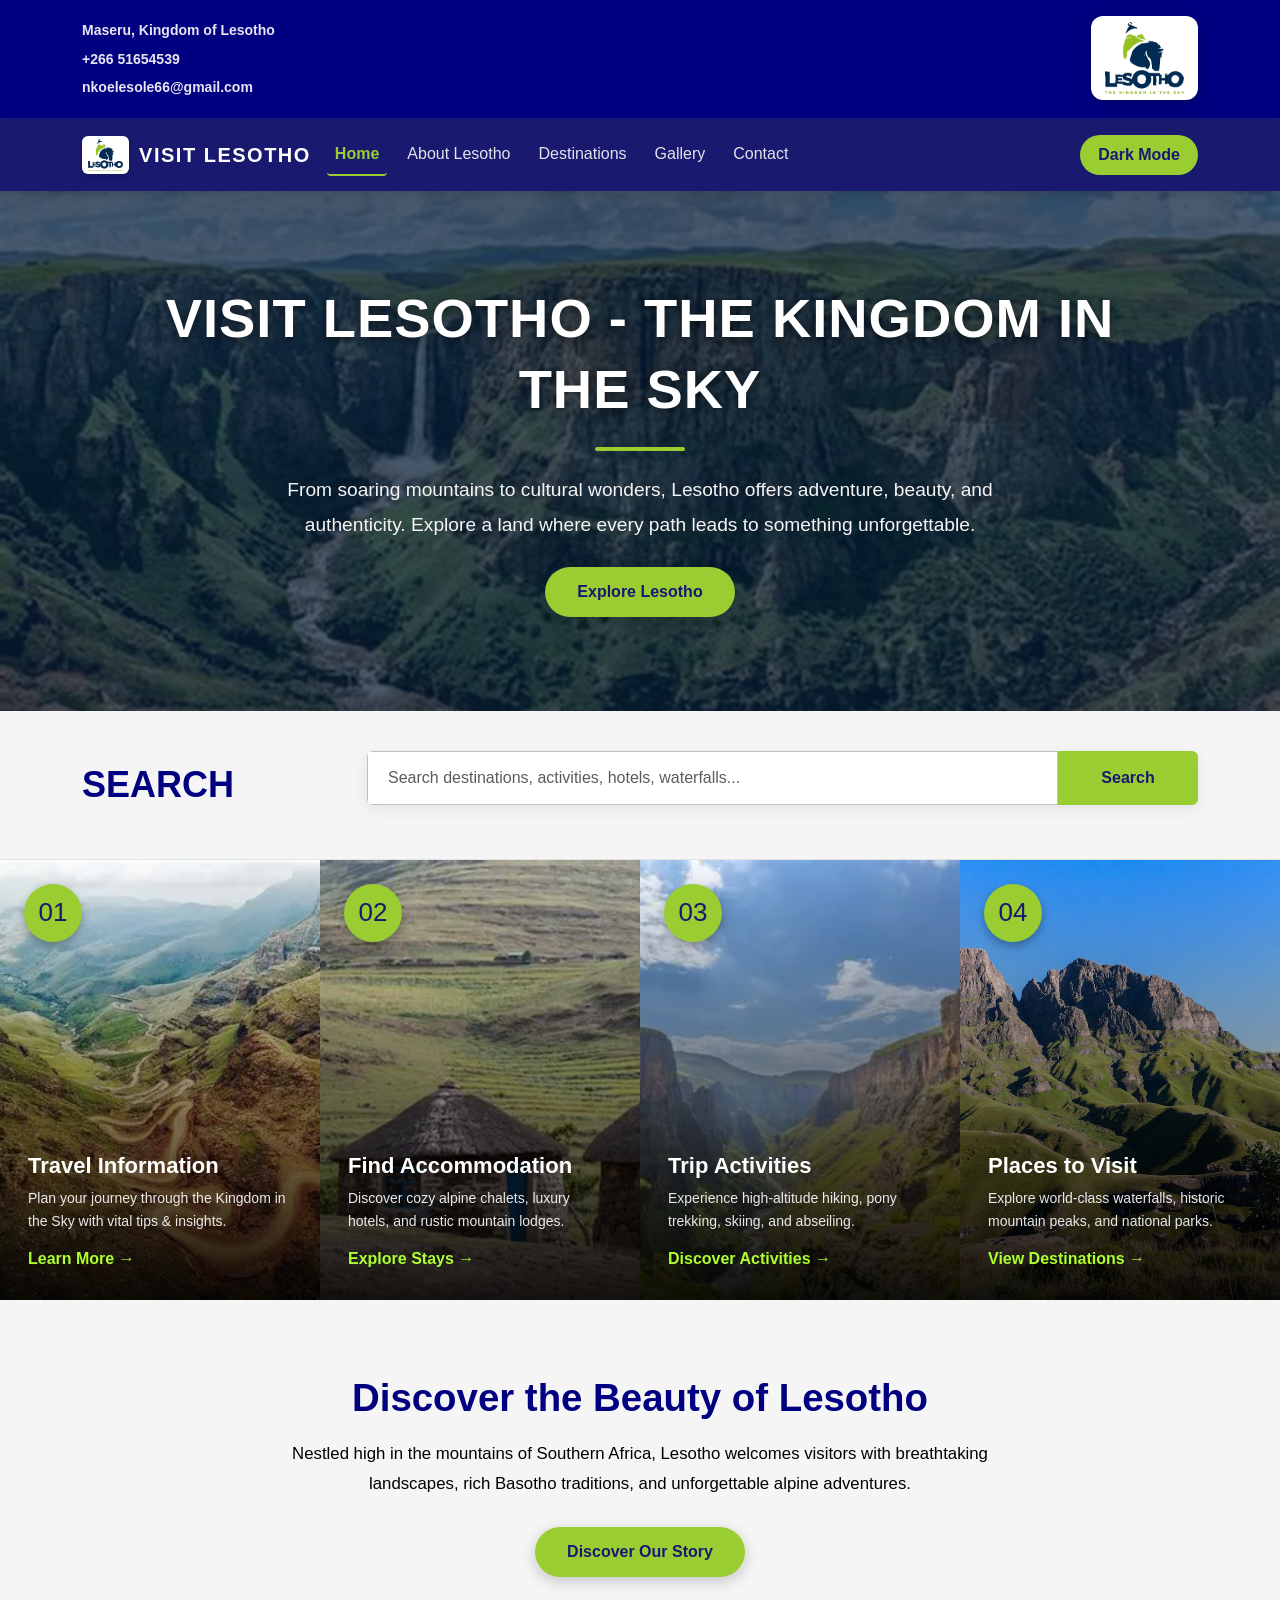
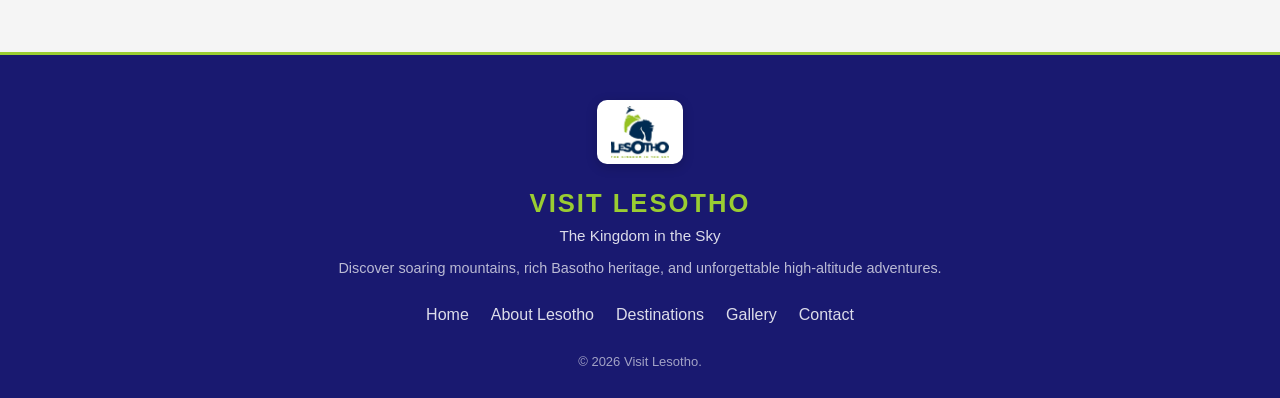
<file: index.html>
<!DOCTYPE html>
<html lang="en">
 <head>
  <meta charset="utf-8"/>
  <meta content="width=device-width, initial-scale=1.0" name="viewport"/>
  <title>Visit Lesotho | The Kingdom in the Sky</title>
  <link href="logo.webp" rel="icon" type="image/webp"/>
  <link href="https://cdn.jsdelivr.net/npm/bootstrap@5.3.3/dist/css/bootstrap.min.css" rel="stylesheet"/>
  <link href="style.css" rel="stylesheet"/>
 </head>
 <body>
  <header class="top-header">
   <div class="container">
    <div class="contact-info">
     <span><strong> Maseru, Kingdom of Lesotho </strong></span>
     <span><strong>+266 51654539</strong></span>
     <span><strong>nkoelesole66@gmail.com </strong></span>
    </div>
    <div class="logo">
     <a class="logo-badge" href="index.html" title="Visit Lesotho - The Kingdom in the Sky">
      <img alt="Lesotho - The Kingdom in the Sky" class="site-logo" src="logo.webp"/>
     </a>
    </div>
   </div>
  </header>
  <nav class="navbar navbar-expand-lg navbar-dark">
   <div class="container">
    <a class="navbar-brand" href="index.html">
     <img alt="Lesotho Logo" class="navbar-logo" src="logo.webp"/>
     <span> VISIT LESOTHO </span>
    </a>
    <button aria-controls="mainNavbar" aria-expanded="false" aria-label="Toggle navigation" class="navbar-toggler" data-bs-target="#mainNavbar" data-bs-toggle="collapse" type="button">
     <span class="navbar-toggler-icon">
     </span>
    </button>
    <div class="collapse navbar-collapse" id="mainNavbar">
     <ul class="navbar-nav me-auto">
      <li class="nav-item">
       <a class="nav-link active" href="index.html">Home</a>
      </li>
      <li class="nav-item">
       <a class="nav-link" href="about.html">About Lesotho</a>
      </li>
      <li class="nav-item">
       <a class="nav-link" href="destinations.html">Destinations</a>
      </li>
      <li class="nav-item">
       <a class="nav-link" href="gallery.html">Gallery</a>
      </li>
      <li class="nav-item">
       <a class="nav-link" href="contact.html">Contact</a>
      </li>
     </ul>
     <button aria-label="Toggle dark and light display modes" class="btn theme-btn" id="themeToggle" type="button">Dark Mode</button>
    </div>
   </div>
  </nav>
  <main>
   <section class="hero-section">
    <div class="hero-content">
     <h2>VISIT LESOTHO - THE KINGDOM IN THE SKY</h2>
     <div class="heading-line">
     </div>
     <p>From soaring mountains to cultural wonders, Lesotho offers adventure, beauty, and authenticity. Explore a land where every path leads to something unforgettable.
     </p>
     <a class="btn explore-btn" href="destinations.html">Explore Lesotho</a>
    </div>
   </section>
   <section class="search-section">
    <div class="container">
     <div class="row align-items-center g-4">
      <div class="col-lg-3 text-lg-start text-center">
       <h2>SEARCH</h2>
      </div>
      <div class="col-lg-9">
       <form class="search-form" id="searchForm">
        <input aria-label="Search destinations and activities" class="form-control" id="searchInput" placeholder="Search destinations, activities, hotels, waterfalls..." type="search"/>
        <button class="btn search-btn" type="submit">Search</button>
       </form>
       <div aria-live="polite" id="searchMessage">
       </div>
      </div>
     </div>
    </div>
   </section>
   <section class="services-section">
    <div class="container-fluid p-0">
     <div class="row g-0">
      <div class="col-12 col-sm-6 col-lg-3">
       <article class="service-card">
        <img alt="Majestic mountains and scenic landscapes in Lesotho" src="OIP (2).webp"/>
        <div class="service-overlay">
         <span class="service-icon">01</span>
         <h3>Travel Information</h3>
         <p>Plan your journey through the Kingdom in the Sky with vital tips &amp; insights.</p>
         <a class="service-link" href="about.html">Learn More &rarr;</a>
        </div>
       </article>
      </div>
      <div class="col-12 col-sm-6 col-lg-3">
       <article class="service-card">
        <img alt="Comfortable hotel accommodation and mountain lodges in Lesotho" src="OIP (3).webp"/>
        <div class="service-overlay">
         <span class="service-icon">02</span>
         <h3>Find Accommodation</h3>
         <p>Discover cozy alpine chalets, luxury hotels, and rustic mountain lodges.</p>
         <a class="service-link" href="contact.html?destination=Accommodation">Explore Stays &rarr;</a>
        </div>
       </article>
      </div>
      <div class="col-12 col-sm-6 col-lg-3">
       <article class="service-card">
        <img alt="Outdoor hiking adventure in the Maluti mountains" src="OIP.webp"/>
        <div class="service-overlay">
         <span class="service-icon">03</span>
         <h3>Trip Activities</h3>
         <p>Experience high-altitude hiking, pony trekking, skiing, and abseiling.</p>
         <a class="service-link" href="destinations.html">Discover Activities &rarr;</a>
        </div>
       </article>
      </div>
      <div class="col-12 col-sm-6 col-lg-3">
       <article class="service-card">
        <img alt="Spectacular panoramic mountain landscape in Lesotho" src="Mountain-landscape-in-Lesotho.jpg"/>
        <div class="service-overlay">
         <span class="service-icon">04
         </span>
         <h3>Places to Visit</h3>
         <p>Explore world-class waterfalls, historic mountain peaks, and national parks.</p>
         <a class="service-link" href="destinations.html">View Destinations &rarr;</a>
        </div>
       </article>
      </div>
     </div>
    </div>
   </section>
   <section class="welcome-section">
    <div class="container">
     <h2>Discover the Beauty of Lesotho</h2>
     <p>Nestled high in the mountains of Southern Africa, Lesotho welcomes visitors with breathtaking landscapes, rich Basotho traditions, and unforgettable alpine adventures.</p>
     <a class="btn explore-btn" href="about.html">Discover Our Story</a>
    </div>
   </section>
  </main>
  <footer class="footer">
   <div class="container">
    <a class="footer-logo-wrap" href="index.html" title="Visit Lesotho">
     <img alt="Lesotho Tourism Logo" class="footer-logo" src="logo.webp"/>
    </a>
    <h3>VISIT LESOTHO</h3>
    <p class="footer-tagline">The Kingdom in the Sky</p>
    <p class="footer-desc">Discover soaring mountains, rich Basotho heritage, and unforgettable high-altitude adventures.</p>
    <div class="footer-links">
     <a href="index.html">Home </a>
     <a href="about.html">About Lesotho</a>
     <a href="destinations.html">Destinations</a>
     <a href="gallery.html">Gallery</a>
     <a href="contact.html">Contact</a>
    </div>
    <p class="copyright"> &copy; 2026 Visit Lesotho.</p>
   </div>
  </footer>
  <script src="https://cdn.jsdelivr.net/npm/bootstrap@5.3.3/dist/js/bootstrap.bundle.min.js"> </script>
  <script src="script.js"></script>
 </body>
</html>
</file>
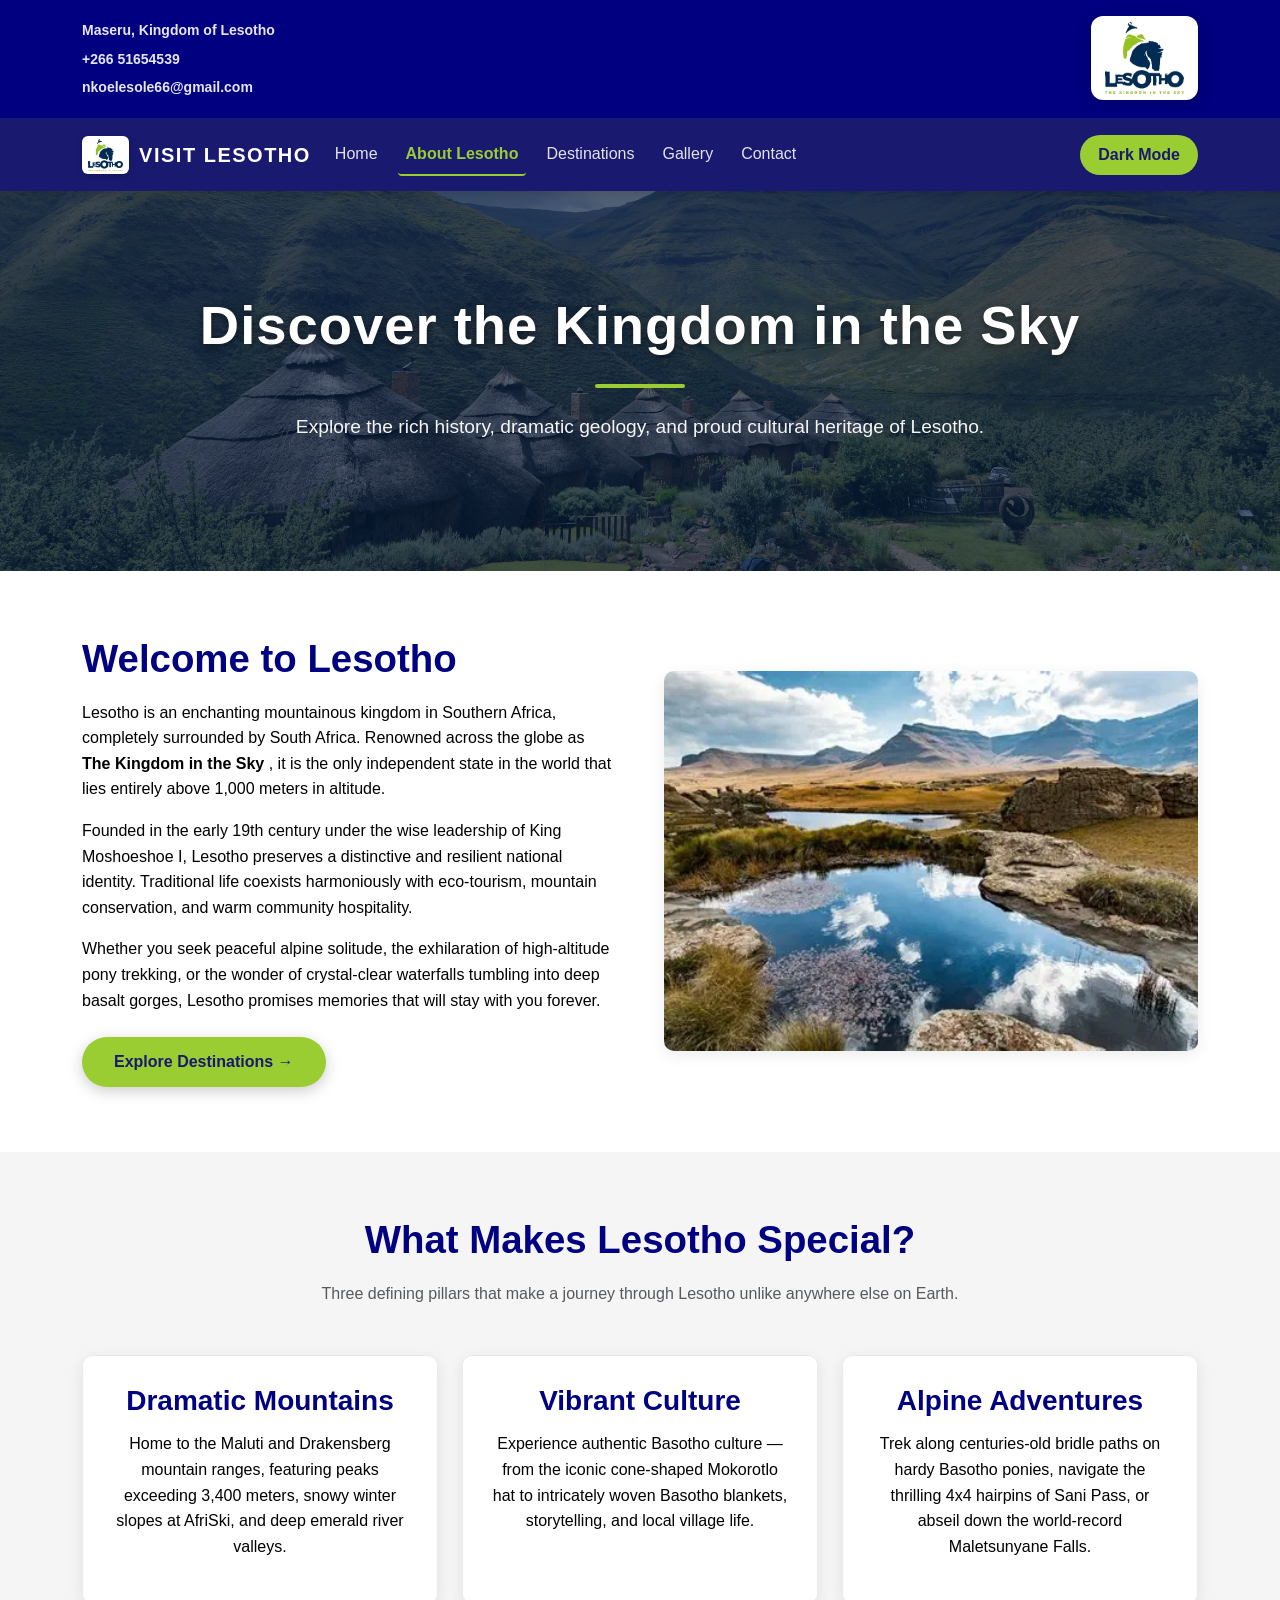
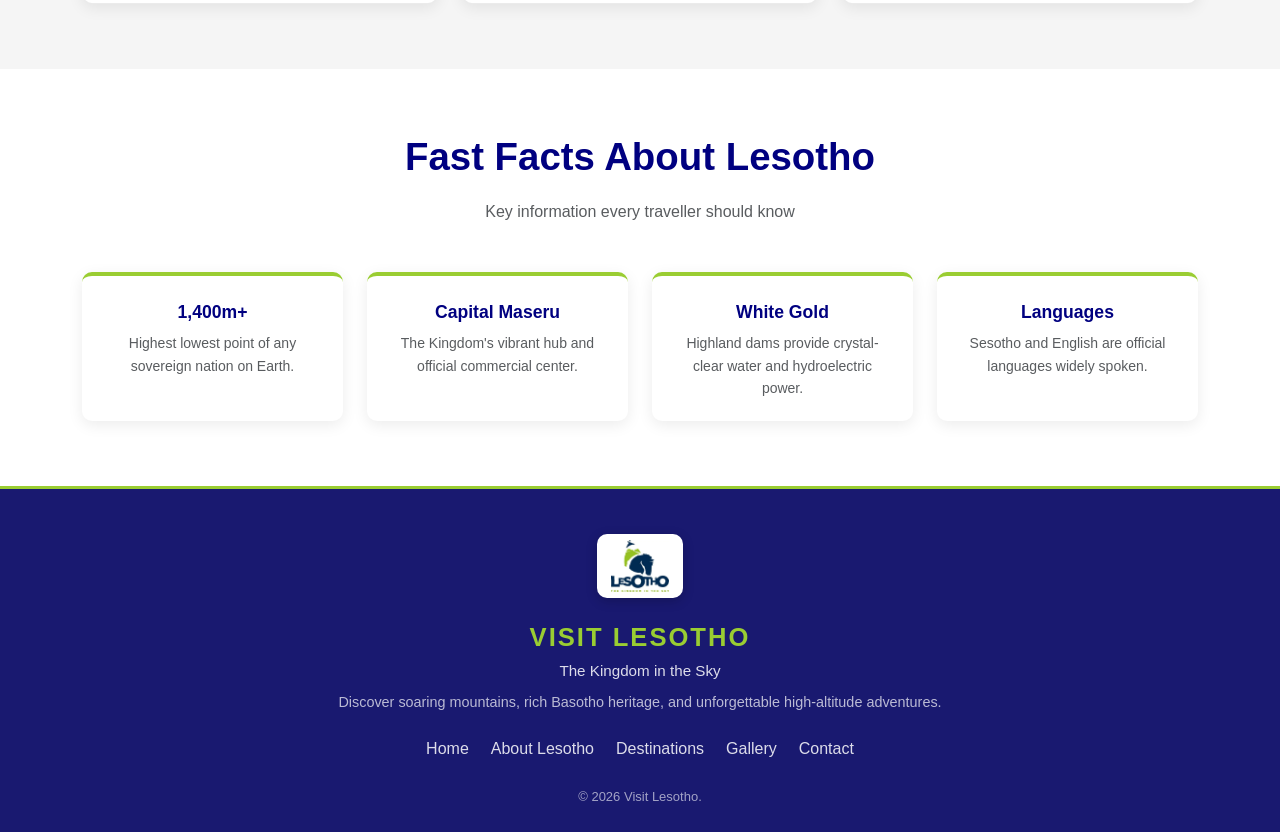
<file: about.html>
<!DOCTYPE html>
<html lang="en">
 <head>
  <meta charset="utf-8"/>
  <meta content="width=device-width, initial-scale=1.0" name="viewport"/>
  <title>About Lesotho | The Kingdom in the Sky </title>
  <link href="logo.webp" rel="icon" type="image/webp"/>
  <link href="https://cdn.jsdelivr.net/npm/bootstrap@5.3.3/dist/css/bootstrap.min.css" rel="stylesheet"/>
  <link href="style.css" rel="stylesheet"/>
 </head>
 <body>
  <header class="top-header">
   <div class="container">
    <div class="contact-info">
     <span><strong>Maseru, Kingdom of Lesotho</strong></span>
     <span><strong> +266 51654539</strong></span>
    <span><strong>nkoelesole66@gmail.com </strong></span>
    </div>
    <div class="logo">
     <a class="logo-badge" href="index.html" title="Visit Lesotho - The Kingdom in the Sky">
      <img alt="Lesotho - The Kingdom in the Sky" class="site-logo" src="logo.webp"/>
     </a>
    </div>
   </div>
  </header>
  <nav class="navbar navbar-expand-lg navbar-dark">
   <div class="container">
    <a class="navbar-brand" href="index.html">
     <img alt="Lesotho Logo" class="navbar-logo" src="logo.webp"/>
     <span> VISIT LESOTHO</span>
     </a>
    <button aria-controls="mainNavbar" aria-expanded="false" aria-label="Toggle navigation" class="navbar-toggler" data-bs-target="#mainNavbar" data-bs-toggle="collapse" type="button">
     <span class="navbar-toggler-icon"> </span>
    </button>
    <div class="collapse navbar-collapse" id="mainNavbar">
     <ul class="navbar-nav me-auto">
      <li class="nav-item">
       <a class="nav-link" href="index.html">Home </a>
      </li>
      <li class="nav-item">
       <a class="nav-link active" href="about.html">About Lesotho</a>
      </li>
      <li class="nav-item">
       <a class="nav-link" href="destinations.html">Destinations</a>
      </li>
      <li class="nav-item">
        <a class="nav-link" href="gallery.html">Gallery</a>
      </li>
      <li class="nav-item">
       <a class="nav-link" href="contact.html">Contact</a>
      </li>
     </ul>
     <button aria-label="Toggle dark and light display modes" class="btn theme-btn" id="themeToggle" type="button">Dark Mode  </button>
    </div>
   </div>
  </nav>
  <main>
   <section class="about-hero">
    <div class="hero-content">
     <h1> Discover the Kingdom in the Sky</h1>
     <div class="heading-line">
     </div>
     <p class="lead-subtitle">Explore the rich history, dramatic geology, and proud cultural heritage of Lesotho.</p>
    </div>
   </section>
   <section class="about-section">
    <div class="container">
     <div class="row align-items-center g-5">
      <div class="col-lg-6">
       <h2 class="section-title">Welcome to Lesotho</h2>
       <p>Lesotho is an enchanting mountainous kingdom in Southern Africa, completely surrounded by South Africa. Renowned across the globe as
        <strong> The Kingdom in the Sky</strong> , it is the only independent state in the world that lies entirely above 1,000 meters in altitude.
       </p>
       <p>Founded in the early 19th century under the wise leadership of King Moshoeshoe I, Lesotho preserves a distinctive and resilient national identity. Traditional life coexists harmoniously with eco-tourism, mountain conservation, and warm community hospitality.</p>
        <p>Whether you seek peaceful alpine solitude, the exhilaration of high-altitude pony trekking, or the wonder of crystal-clear waterfalls tumbling into deep basalt gorges, Lesotho promises memories that will stay with you forever.</p>
       <div class="mt-4">
        <a class="btn explore-btn" href="destinations.html"> Explore Destinations &rarr; </a>
       </div>
      </div>
      <div class="col-lg-6">
       <img alt="Panoramic view of Sehlabathebe National Park rock formations in Lesotho" class="about-image" src="sehlabathebe.webp"/>
      </div>
     </div>
    </div>
   </section>
   <section class="about-section" style="background-color: var(--bg-alt);">
    <div class="container">
     <div class="text-center mb-5">
      <h2 class="section-title">What Makes Lesotho Special? </h2>
      <p class="text-muted" style="max-width: 650px; margin: 0 auto;">Three defining pillars that make a journey through Lesotho unlike anywhere else on Earth.</p>
     </div>
     <div class="row g-4">
      <div class="col-md-4">
       <div class="about-card text-center">
        <h3>Dramatic Mountains</h3>
        <p>Home to the Maluti and Drakensberg mountain ranges, featuring peaks exceeding 3,400 meters, snowy winter slopes at AfriSki, and deep emerald river valleys. </p>
       </div>
      </div>
      <div class="col-md-4">
       <div class="about-card text-center">
        <h3> Vibrant Culture </h3>
        <p>Experience authentic Basotho culture &mdash; from the iconic cone-shaped Mokorotlo hat to intricately woven Basotho blankets, storytelling, and local village life. </p>
       </div>
      </div>
      <div class="col-md-4">
       <div class="about-card text-center">
        <h3> Alpine Adventures </h3>
        <p> Trek along centuries-old bridle paths on hardy Basotho ponies, navigate the thrilling 4x4 hairpins of Sani Pass, or abseil down the world-record Maletsunyane Falls.
        </p>
       </div>
      </div>
     </div>
    </div>
   </section>
   <section class="about-section">
    <div class="container">
     <div class="text-center mb-5">
      <h2 class="section-title">Fast Facts About Lesotho</h2>
      <p class="text-muted"> Key information every traveller should know</p>
     </div>
     <div class="row g-4">
      <div class="col-6 col-md-3">
       <div class="fast-fact-card">
        <div class="fast-fact-title"> 1,400m+ </div>
        <p class="small text-muted mb-0">Highest lowest point of any sovereign nation on Earth. </p>
       </div>
      </div>
      <div class="col-6 col-md-3">
       <div class="fast-fact-card">
        <div class="fast-fact-title"> Capital Maseru</div>
        <p class="small text-muted mb-0">The Kingdom's vibrant hub and official commercial center. </p>
       </div>
      </div>
      <div class="col-6 col-md-3">
       <div class="fast-fact-card">
        <div class="fast-fact-title">
         White Gold
        </div>
        <p class="small text-muted mb-0"> Highland dams provide crystal-clear water and hydroelectric power.</p>
       </div>
      </div>
      <div class="col-6 col-md-3">
       <div class="fast-fact-card">
        <div class="fast-fact-title">
         Languages
        </div>
        <p class="small text-muted mb-0">Sesotho and English are official languages widely spoken.</p>
       </div>
      </div>
     </div>
    </div>
   </section>
  </main>
  <footer class="footer">
   <div class="container">
    <a class="footer-logo-wrap" href="index.html" title="Visit Lesotho">
     <img alt="Lesotho Tourism Logo" class="footer-logo" src="logo.webp"/>
    </a>
    <h3> VISIT LESOTHO</h3>
    <p class="footer-tagline">The Kingdom in the Sky</p>
    <p class="footer-desc"> Discover soaring mountains, rich Basotho heritage, and unforgettable high-altitude adventures.</p>
    <div class="footer-links">
     <a href="index.html">Home </a>
     <a href="about.html"> About Lesotho</a>
     <a href="destinations.html"> Destinations </a>
     <a href="gallery.html">Gallery</a>
     <a href="contact.html"> Contact </a>
    </div>
    <p class="copyright"> &copy; 2026 Visit Lesotho.</p>
   </div>
  </footer>
  <script src="https://cdn.jsdelivr.net/npm/bootstrap@5.3.3/dist/js/bootstrap.bundle.min.js">
  </script>
  <script src="script.js">
  </script>
 </body>
</html>
</file>
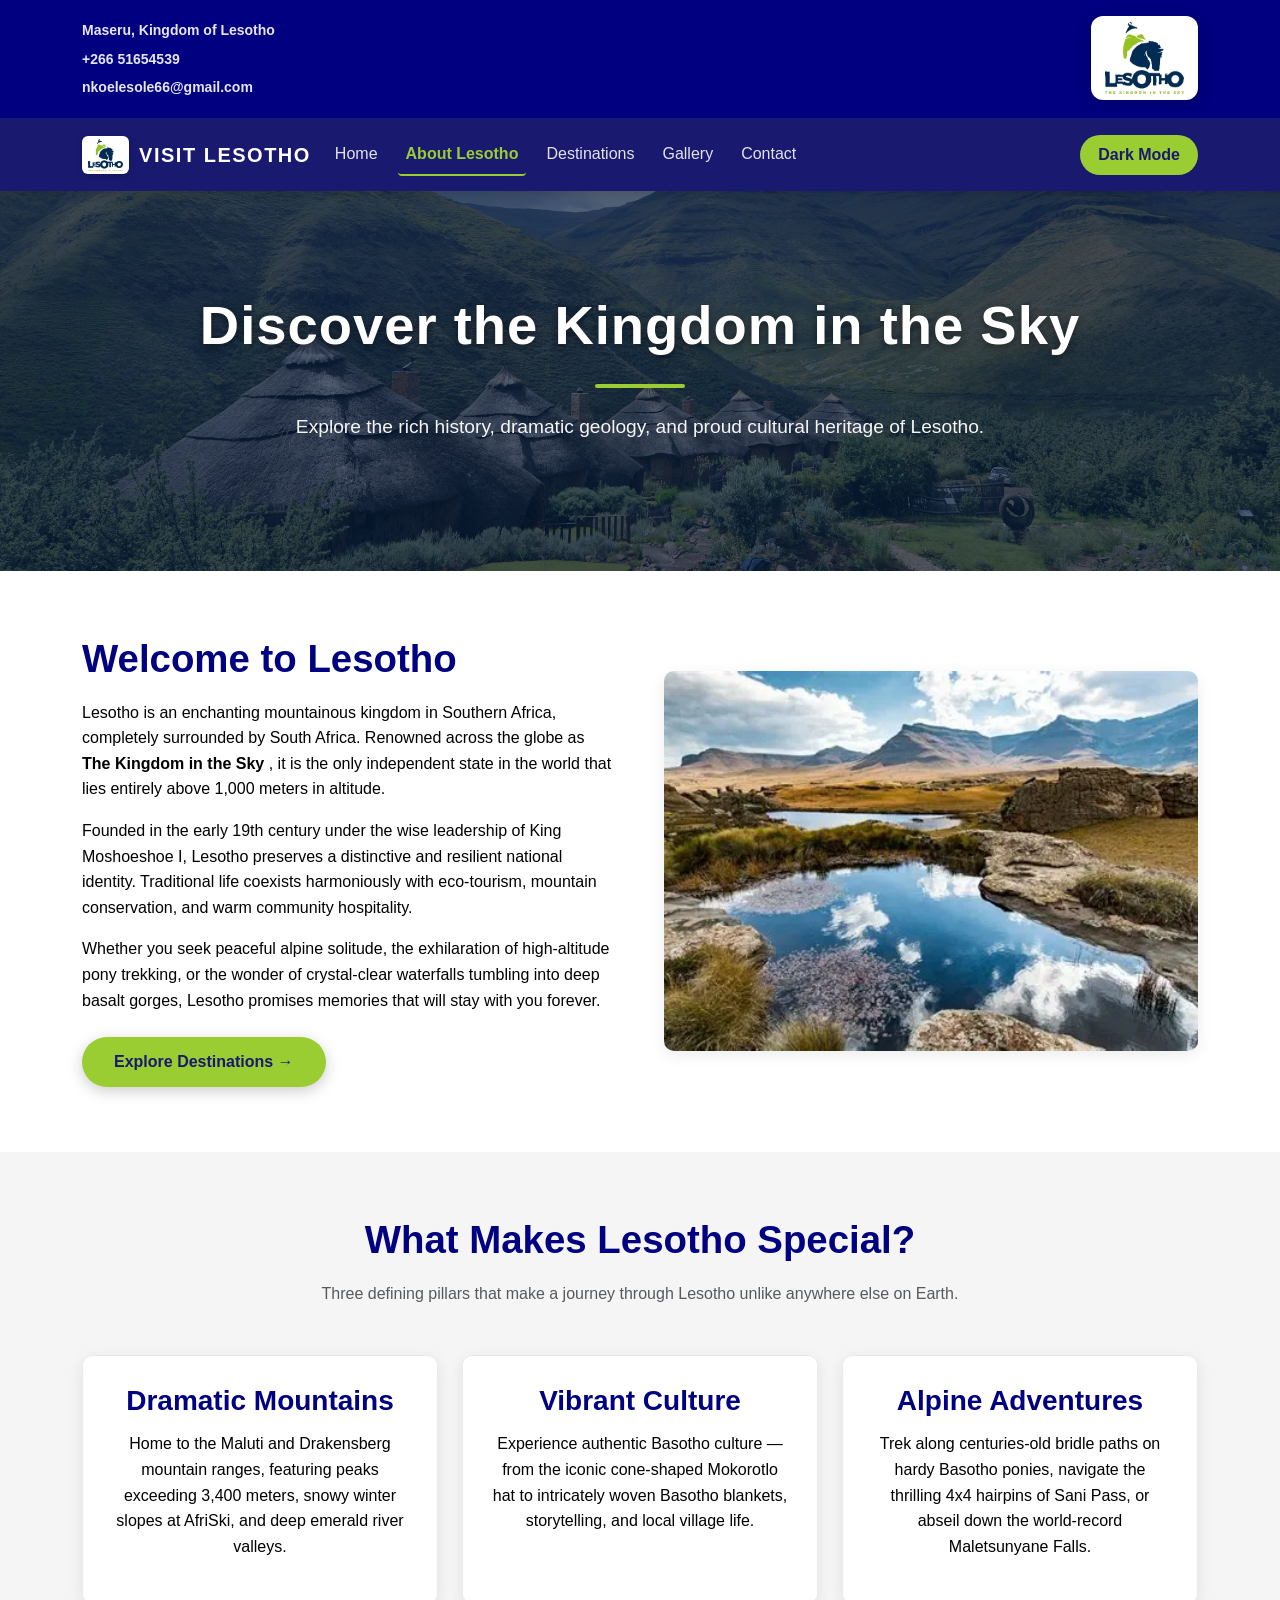
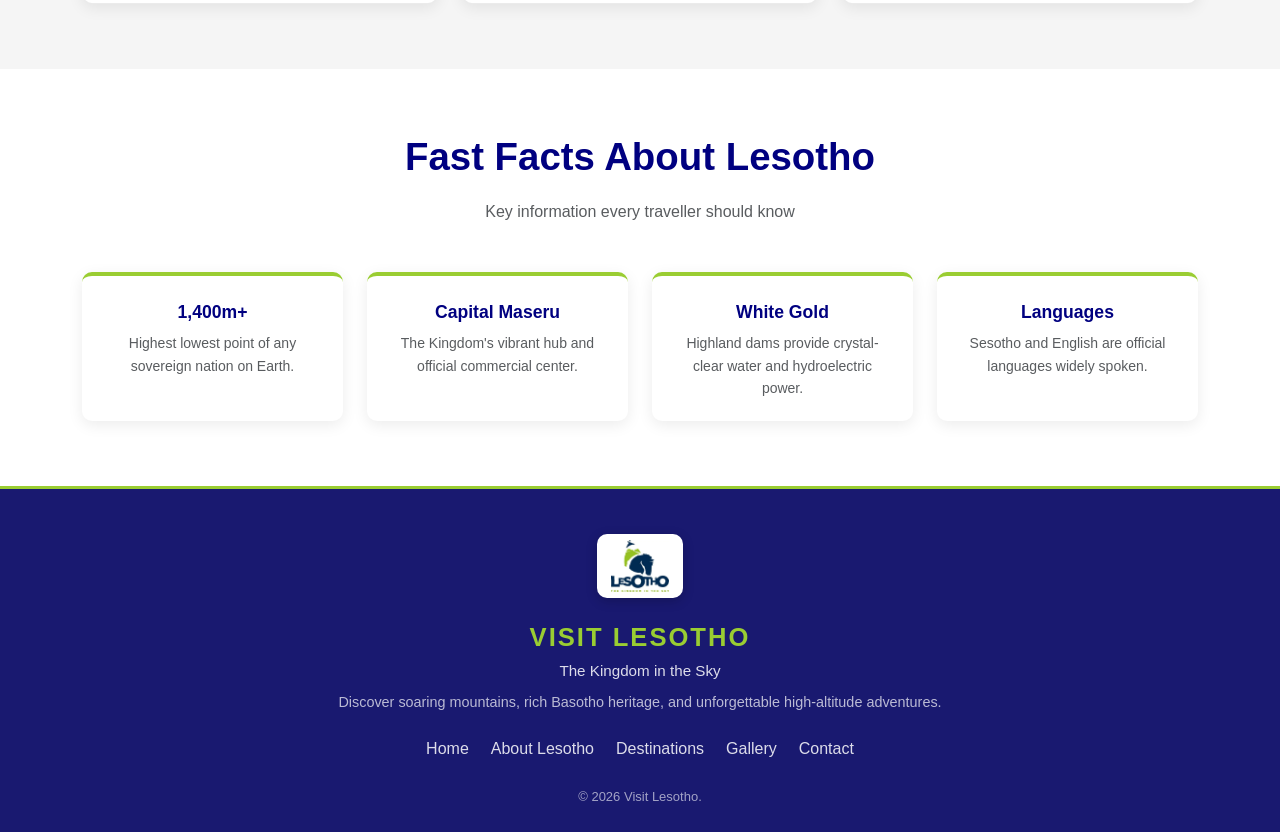
<file: activities.html>
<!DOCTYPE html>
<html lang="en">
 <head>
  <meta charset="utf-8"/>
  <meta content="width=device-width, initial-scale=1.0" name="viewport"/>
  <title> Activities &amp; Stay | The Kingdom in the Sky </title>
  <link href="logo.webp" rel="icon" type="image/webp"/>
  <link href="https://cdn.jsdelivr.net/npm/bootstrap@5.3.3/dist/css/bootstrap.min.css" rel="stylesheet"/>
  <link href="style.css" rel="stylesheet"/>
 </head>
 <body>
  <header class="top-header">
   <div class="container">
    <div class="contact-info">
     <span><strong>Maseru, Kingdom of Lesotho</strong> </span>
     <span><strong>+266 51654539 </strong></span>
     <span><strong>nkoelesole66@gmail.com</strong></span>
    </div>
    <div class="logo">
     <a class="logo-badge" href="index.html" title="Visit Lesotho - The Kingdom in the Sky">
      <img alt="Lesotho - The Kingdom in the Sky" class="site-logo" src="logo.webp"/>
     </a>
    </div>
   </div>
  </header>
  <nav class="navbar navbar-expand-lg navbar-dark">
   <div class="container">
    <a class="navbar-brand" href="index.html">
     <img alt="Lesotho Logo" class="navbar-logo" src="logo.webp"/>
     <span>VISIT LESOTHO</span>
    </a>
    <button aria-controls="mainNavbar" aria-expanded="false" aria-label="Toggle navigation" class="navbar-toggler" data-bs-target="#mainNavbar" data-bs-toggle="collapse" type="button">
     <span class="navbar-toggler-icon">
     </span>
    </button>
    <div class="collapse navbar-collapse" id="mainNavbar">
     <ul class="navbar-nav me-auto">
      <li class="nav-item">
       <a class="nav-link" href="index.html">Home</a>
      </li>
      <li class="nav-item">
       <a class="nav-link active" href="about.html">About Lesotho</a>
      </li>
      <li class="nav-item">
       <a class="nav-link" href="destinations.html">Destinations</a>
      </li>
      <li class="nav-item">
       <a class="nav-link" href="gallery.html">Gallery</a>
      </li>
      <li class="nav-item">
       <a class="nav-link" href="contact.html">Contact</a>
      </li>
     </ul>
     <button aria-label="Toggle dark and light display modes" class="btn theme-btn" id="themeToggle" type="button">Dark Mode</button>
    </div>
   </div>
  </nav>
  <main>
   <section class="about-hero">
    <div class="hero-content">
     <h1>Discover the Kingdom in the Sky </h1>
     <div class="heading-line">
     </div>
     <p class="lead-subtitle">Explore the rich history, dramatic geology, and proud cultural heritage of Lesotho.</p>
    </div>
   </section>
   <section class="about-section">
    <div class="container">
     <div class="row align-items-center g-5">
      <div class="col-lg-6">
       <h2 class="section-title">Welcome to Lesotho</h2>
       <p>Lesotho is an enchanting mountainous kingdom in Southern Africa, completely surrounded by South Africa. Renowned across the globe as
        <strong>The Kingdom in the Sky</strong> , it is the only independent state in the world that lies entirely above 1,000 meters in altitude.
       </p>
       <p> Founded in the early 19th century under the wise leadership of King Moshoeshoe I, Lesotho preserves a distinctive and resilient national identity. Traditional life coexists harmoniously with eco-tourism, mountain conservation, and warm community hospitality.
       </p>
       <p>Whether you seek peaceful alpine solitude, the exhilaration of high-altitude pony trekking, or the wonder of crystal-clear waterfalls tumbling into deep basalt gorges, Lesotho promises memories that will stay with you forever.
       </p>
       <div class="mt-4">
        <a class="btn explore-btn" href="destinations.html">Explore Destinations &rarr; </a>
       </div>
      </div>
      <div class="col-lg-6">
       <img alt="Panoramic view of Sehlabathebe National Park rock formations in Lesotho" class="about-image" src="sehlabathebe.webp"/>
      </div>
     </div>
    </div>
   </section>
   <section class="about-section" style="background-color: var(--bg-alt);">
    <div class="container">
     <div class="text-center mb-5">
      <h2 class="section-title"> What Makes Lesotho Special? </h2>
      <p class="text-muted" style="max-width: 650px; margin: 0 auto;">Three defining pillars that make a journey through Lesotho unlike anywhere else on Earth. </p>
     </div>
     <div class="row g-4">
      <div class="col-md-4">
       <div class="about-card text-center">
        <h3>  Dramatic Mountains </h3>
        <p>Home to the Maluti and Drakensberg mountain ranges, featuring peaks exceeding 3,400 meters, snowy winter slopes at AfriSki, and deep emerald river valleys.</p>
       </div>
      </div>
      <div class="col-md-4">
       <div class="about-card text-center">
        <h3>Vibrant Culture </h3>
        <p> Experience authentic Basotho culture &mdash; from the iconic cone-shaped Mokorotlo hat to intricately woven Basotho blankets, storytelling, and local village life.</p>
       </div>
      </div>
      <div class="col-md-4">
       <div class="about-card text-center">
        <h3>Alpine Adventures </h3>
        <p> Trek along centuries-old bridle paths on hardy Basotho ponies, navigate the thrilling 4x4 hairpins of Sani Pass, or abseil down the world-record Maletsunyane Falls.</p>
       </div>
      </div>
     </div>
    </div>
   </section>
   <section class="about-section">
    <div class="container">
     <div class="text-center mb-5">
      <h2 class="section-title"> Fast Facts About Lesotho</h2>
      <p class="text-muted"> Key information every traveller should know </p>
     </div>
     <div class="row g-4">
      <div class="col-6 col-md-3">
       <div class="fast-fact-card">
        <div class="fast-fact-title"> 1,400m+</div>
        <p class="small text-muted mb-0"> Highest lowest point of any sovereign nation on Earth.</p>
       </div>
      </div>
      <div class="col-6 col-md-3">
       <div class="fast-fact-card">
        <div class="fast-fact-title"> Capital Maseru</div>
        <p class="small text-muted mb-0">The Kingdom's vibrant hub and official commercial center.
        </p>
       </div>
      </div>
      <div class="col-6 col-md-3">
       <div class="fast-fact-card">
        <div class="fast-fact-title">
         White Gold
        </div>
        <p class="small text-muted mb-0"> Highland dams provide crystal-clear water and hydroelectric power. </p>
       </div>
      </div>
      <div class="col-6 col-md-3">
       <div class="fast-fact-card">
        <div class="fast-fact-title"> Languages </div>
        <p class="small text-muted mb-0"> Sesotho and English are official languages widely spoken.</p>
       </div>
      </div>
     </div>
    </div>
   </section>
  </main>
  <footer class="footer">
   <div class="container">
    <a class="footer-logo-wrap" href="index.html" title="Visit Lesotho">
     <img alt="Lesotho Tourism Logo" class="footer-logo" src="logo.webp"/>
    </a>
    <h3> VISIT LESOTHO </h3>
    <p class="footer-tagline"> The Kingdom in the Sky</p>
    <p class="footer-desc"> Discover soaring mountains, rich Basotho heritage, and unforgettable high-altitude adventures. </p>
    <div class="footer-links">
     <a href="index.html"> Home</a>
     <a href="about.html">About Lesotho</a>
     <a href="destinations.html"> Destinations</a>
     <a href="gallery.html"> Gallery</a>
     <a href="contact.html">Contact</a>
    </div>
    <p class="copyright"> &copy; 2026 Visit Lesotho.</p>
   </div>
  </footer>
  <script src="https://cdn.jsdelivr.net/npm/bootstrap@5.3.3/dist/js/bootstrap.bundle.min.js">
  </script>
  <script src="script.js">
  </script>
 </body>
</html>
</file>
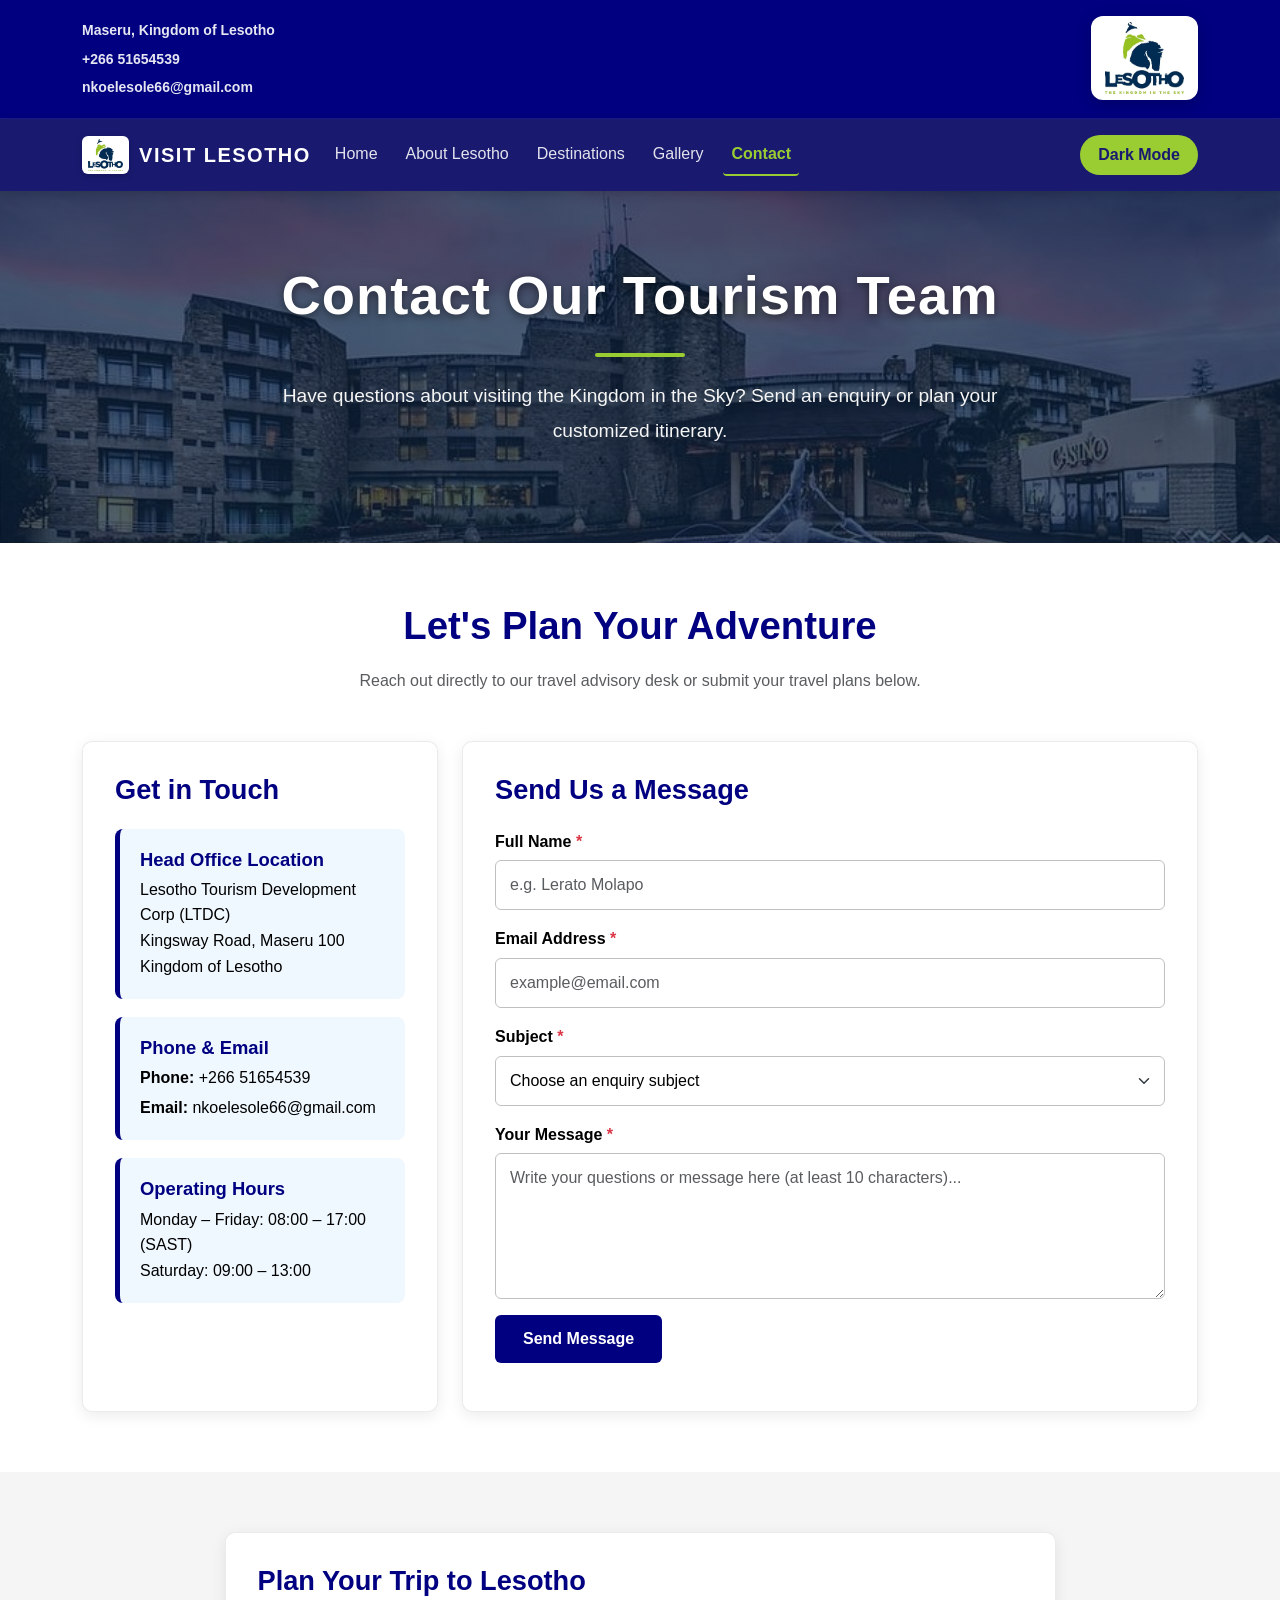
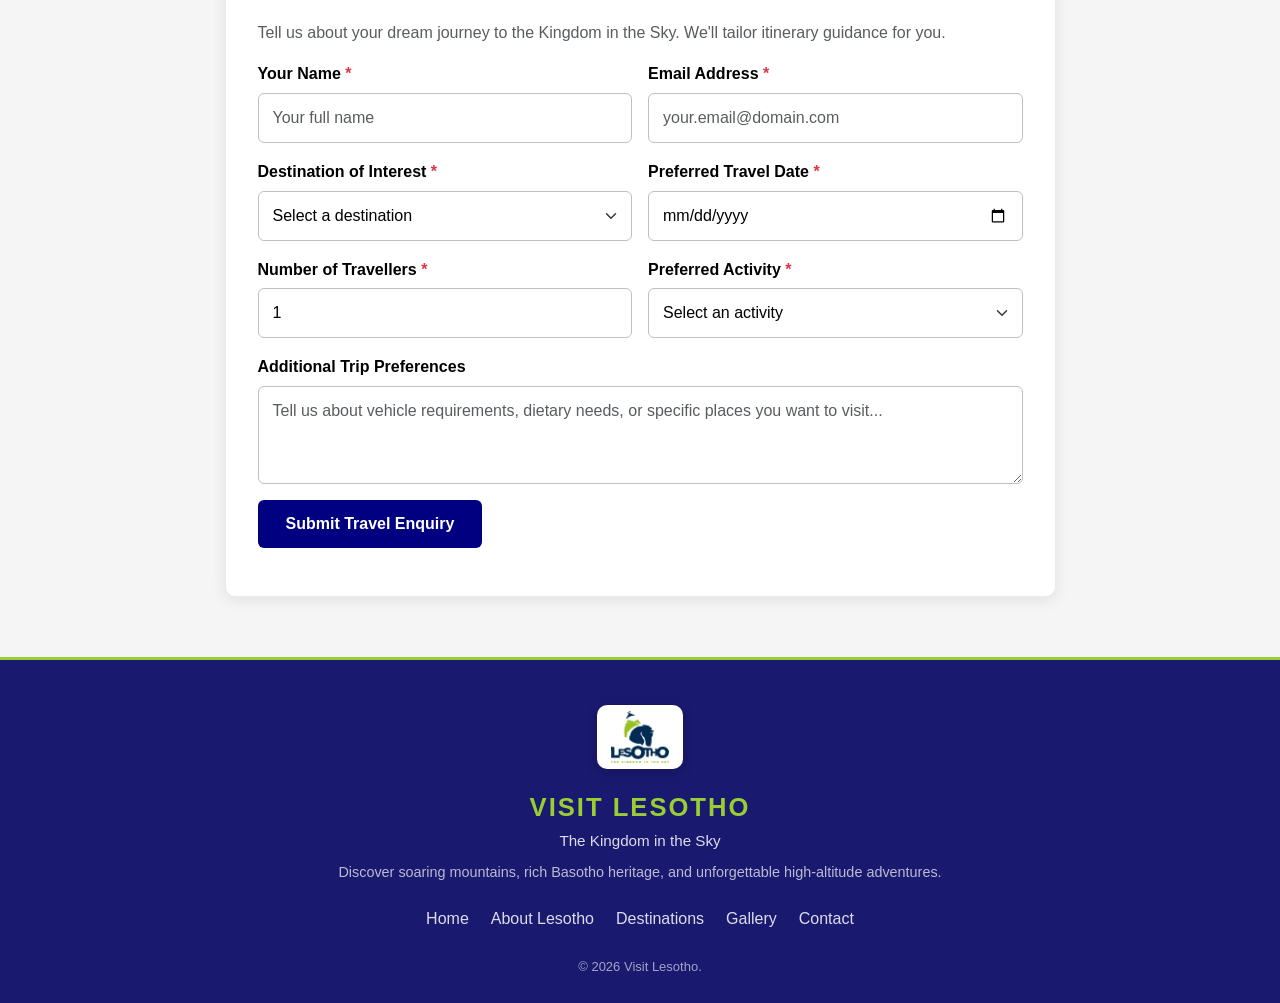
<file: contact.html>
<!DOCTYPE html>
<html lang="en">
 <head>
  <meta charset="utf-8"/>
  <meta content="width=device-width, initial-scale=1.0" name="viewport"/>
  <title> Contact Us | The Kingdom in the Sky </title>
  <link href="logo.webp" rel="icon" type="image/webp"/>
  <link href="https://cdn.jsdelivr.net/npm/bootstrap@5.3.3/dist/css/bootstrap.min.css" rel="stylesheet"/>
  <link href="style.css" rel="stylesheet"/>
 </head>
 <body>
  <header class="top-header">
   <div class="container">
    <div class="contact-info">
     <span>
      <strong>Maseru, Kingdom of Lesotho</strong>
     </span>
     <span><strong>+266 51654539</strong></span>
     <span> <strong> nkoelesole66@gmail.com</strong></span>
    </div>
    <div class="logo">
     <a class="logo-badge" href="index.html" title="Visit Lesotho - The Kingdom in the Sky">
      <img alt="Lesotho - The Kingdom in the Sky" class="site-logo" src="logo.webp"/>
     </a>
    </div>
   </div>
  </header>
  <nav class="navbar navbar-expand-lg navbar-dark">
   <div class="container">
    <a class="navbar-brand" href="index.html">
     <img alt="Lesotho Logo" class="navbar-logo" src="logo.webp"/>
     <span> VISIT LESOTHO </span>
    </a>
    <button aria-controls="mainNavbar" aria-expanded="false" aria-label="Toggle navigation" class="navbar-toggler" data-bs-target="#mainNavbar" data-bs-toggle="collapse" type="button">
     <span class="navbar-toggler-icon">
     </span>
    </button>
    <div class="collapse navbar-collapse" id="mainNavbar">
     <ul class="navbar-nav me-auto">
      <li class="nav-item">
       <a class="nav-link" href="index.html">Home</a>
      </li>
      <li class="nav-item">
       <a class="nav-link" href="about.html">   About Lesotho </a>
      </li>
      <li class="nav-item">
       <a class="nav-link" href="destinations.html">Destinations </a>
      </li>
      <li class="nav-item">
       <a class="nav-link" href="gallery.html"> Gallery </a>
      </li>
      <li class="nav-item">
       <a class="nav-link active" href="contact.html"> Contact </a>
      </li>
     </ul>
     <button aria-label="Toggle dark and light display modes" class="btn theme-btn" id="themeToggle" type="button"> Dark Mode </button>
    </div>
   </div>
  </nav>
  <main>
   <section class="contact-hero">
    <div class="hero-content">
     <h1>  Contact Our Tourism Team   </h1>
     <div class="heading-line">
     </div>
     <p class="lead-subtitle">  Have questions about visiting the Kingdom in the Sky? Send an enquiry or plan your customized itinerary.  </p>
    </div>
   </section>
   <section class="contact-section">
    <div class="container">
     <div class="text-center mb-5">
      <h2 class="section-title"> Let's Plan Your Adventure </h2>
      <p class="text-muted" style="max-width: 650px; margin: 0 auto;">  Reach out directly to our travel advisory desk or submit your travel plans below. </p>
     </div>
     <div class="row g-4">
      <div class="col-lg-4">
       <div class="contact-card">
        <h2>  Get in Touch  </h2>
        <div class="info-box">
         <h3> Head Office Location </h3>
         <p class="mb-0">   Lesotho Tourism Development Corp (LTDC)   <br/>   Kingsway Road, Maseru 100  <br/>  Kingdom of Lesotho    </p>
        </div>
        <div class="info-box">
         <h3> Phone &amp; Email </h3>
         <p class="mb-1"><strong> Phone: </strong> +266 51654539 </p>
         <p class="mb-0"> <strong> Email:</strong> nkoelesole66@gmail.com </p>
        </div>
        <div class="info-box">
         <h3>  Operating Hours</h3>
         <p class="mb-0"> Monday &ndash; Friday: 08:00 &ndash; 17:00 (SAST) <br/>   Saturday: 09:00 &ndash; 13:00
         </p>
        </div>
       </div>
      </div>
      <div class="col-lg-8">
       <div class="contact-card">
        <h2>Send Us a Message </h2>
        <form id="contactForm" novalidate="">
         <div class="mb-3">
          <label class="form-label" for="fullName">
           Full Name
           <span class="text-danger">
            *
           </span>
          </label>
          <input class="form-control" id="fullName" minlength="2" name="fullName" placeholder="e.g. Lerato Molapo" required="" type="text"/>
         </div>
         <div class="mb-3">
          <label class="form-label" for="email">
           Email Address
           <span class="text-danger">
            *
           </span>
          </label>
          <input class="form-control" id="email" name="email" placeholder="example@email.com" required="" type="email"/>
         </div>
         <div class="mb-3">
          <label class="form-label" for="subject">
           Subject
           <span class="text-danger">
            *
           </span>
          </label>
          <select class="form-select" id="subject" name="subject" required="">
           <option value="">   Choose an enquiry subject  </option>
           <option value="Destination Information"> Destination Information  </option>
           <option value="Accommodation &amp; Lodging"> Accommodation &amp; Lodging</option>
           <option value="Mountain Activities &amp; Hiking"> Mountain Activities &amp; Hiking </option>
           <option value="Border &amp; Entry Regulations"> Border &amp; Entry Regulations</option>
           <option value="General Enquiry"> General Enquiry </option>
          </select>
         </div>
         <div class="mb-3">
          <label class="form-label" for="message">
           Your Message
           <span class="text-danger">
            *
           </span>
          </label>
          <textarea class="form-control" id="message" minlength="10" name="message" placeholder="Write your questions or message here (at least 10 characters)..." required="" rows="5"></textarea>
         </div>
         <button class="btn btn-custom" type="submit">  Send Message </button>
         <div aria-live="polite" class="mt-3" id="contactFeedback">
         </div>
        </form>
       </div>
      </div>
     </div>
    </div>
   </section>
   <section class="contact-section" style="background-color: var(--bg-alt);">
    <div class="container">
     <div class="row justify-content-center">
      <div class="col-lg-9">
       <div class="contact-card">
        <h2> Plan Your Trip to Lesotho </h2>
        <p class="text-muted">
         Tell us about your dream journey to the Kingdom in the Sky. We'll tailor itinerary guidance for you.
        </p>
        <form id="travelForm" novalidate="">
         <div class="row g-3">
          <div class="col-md-6">
           <label class="form-label" for="travellerName">
            Your Name
            <span class="text-danger">
             *
            </span>
           </label>
           <input class="form-control" id="travellerName" minlength="2" name="travellerName" placeholder="Your full name" required="" type="text"/>
          </div>
          <div class="col-md-6">
           <label class="form-label" for="travelEmail">
            Email Address
            <span class="text-danger">
             *
            </span>
           </label>
           <input class="form-control" id="travelEmail" name="travelEmail" placeholder="your.email@domain.com" required="" type="email"/>
          </div>
          <div class="col-md-6">
           <label class="form-label" for="destination">
            Destination of Interest
            <span class="text-danger">
             *
            </span>
           </label>
           <select class="form-select" id="destination" name="destination" required="">
            <option value="">Select a destination  </option>
            <option value="Maletsunyane Falls">  Maletsunyane Falls (Semonkong)   </option>
            <option value="Thaba Bosiu">Thaba Bosiu Cultural Plateau</option>
            <option value="Katse Dam"> Katse Dam &amp; Highlands </option>
            <option value="Sehlabathebe National Park">   Sehlabathebe National Park </option>
            <option value="AfriSki Mountain Resort"> AfriSki Mountain Resort </option>
            <option value="Sani Pass">  Sani Pass Mountain Route </option>
            <option value="Accommodation">  Accommodation &amp; Stays </option>
            <option value="Multiple destinations">  Multiple Destinations Tour </option>
           </select>
          </div>
          <div class="col-md-6">
           <label class="form-label" for="travelDate">
            Preferred Travel Date
            <span class="text-danger">
             *
            </span>
           </label>
           <input class="form-control" id="travelDate" name="travelDate" required="" type="date"/>
          </div>
          <div class="col-md-6">
           <label class="form-label" for="travellers">
            Number of Travellers
            <span class="text-danger">
             *
            </span>
           </label>
           <input class="form-control" id="travellers" max="50" min="1" name="travellers" required="" type="number" value="1"/>
          </div>
          <div class="col-md-6">
           <label class="form-label" for="activity">
            Preferred Activity
            <span class="text-danger">
             *
            </span>
           </label>
           <select class="form-select" id="activity" name="activity" required="">
            <option value="">Select an activity </option>
            <option value="Hiking &amp; Trekking"> Hiking &amp; Trekking </option>
            <option value="Pony Trekking">Traditional Pony Trekking</option>
            <option value="Cultural &amp; Historical Tours">Cultural &amp; Historical Tours </option>
            <option value="Skiing &amp; Snowboarding"> Skiing &amp; Snowboarding (Winter) </option>
            <option value="4x4 Mountain Pass Driving"> 4x4 Mountain Pass Driving </option>
            <option value="Sightseeing &amp; Photography">  Sightseeing &amp; Photography</option>
           </select>
          </div>
          <div class="col-12">
           <label class="form-label" for="extraDetails">Additional Trip Preferences </label>
           <textarea class="form-control" id="extraDetails" name="extraDetails" placeholder="Tell us about vehicle requirements, dietary needs, or specific places you want to visit..." rows="3"></textarea>
          </div>
          <div class="col-12">
           <button class="btn btn-custom" type="submit">Submit Travel Enquiry</button>
          </div>
         </div>
         <div aria-live="polite" class="mt-3" id="travelFeedback">
         </div>
        </form>
       </div>
      </div>
     </div>
    </div>
   </section>
  </main>
  <footer class="footer">
   <div class="container">
    <a class="footer-logo-wrap" href="index.html" title="Visit Lesotho">
     <img alt="Lesotho Tourism Logo" class="footer-logo" src="logo.webp"/>
    </a>
    <h3>VISIT LESOTHO</h3>
    <p class="footer-tagline">The Kingdom in the Sky </p>
    <p class="footer-desc"> Discover soaring mountains, rich Basotho heritage, and unforgettable high-altitude adventures. </p>
    <div class="footer-links">
     <a href="index.html">Home</a>
     <a href="about.html">About Lesotho </a>
     <a href="destinations.html">Destinations</a>
     <a href="gallery.html">Gallery </a>
     <a href="contact.html">Contact</a>
    </div>
    <p class="copyright"> &copy; 2026 Visit Lesotho. </p>
   </div>
  </footer>
  <script src="https://cdn.jsdelivr.net/npm/bootstrap@5.3.3/dist/js/bootstrap.bundle.min.js">
  </script>
  <script src="script.js">
  </script>
 </body>
</html>
</file>
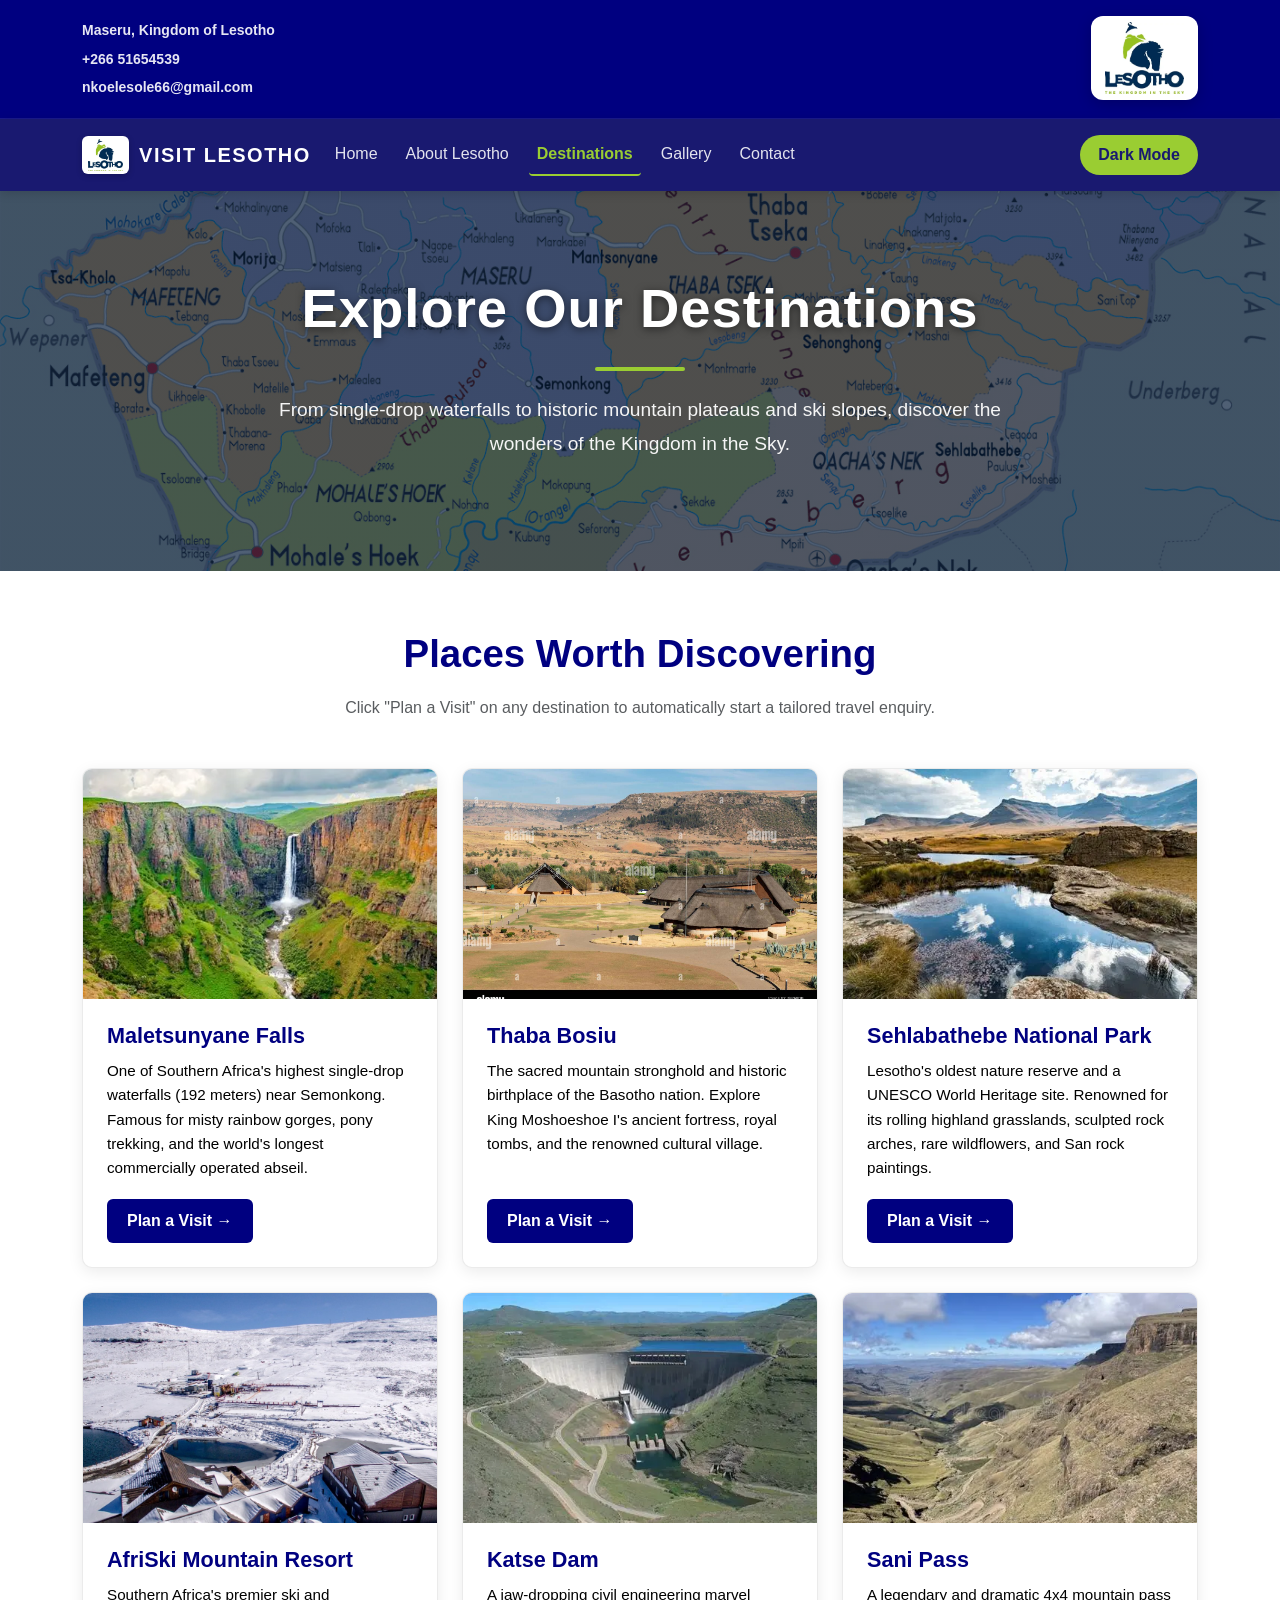
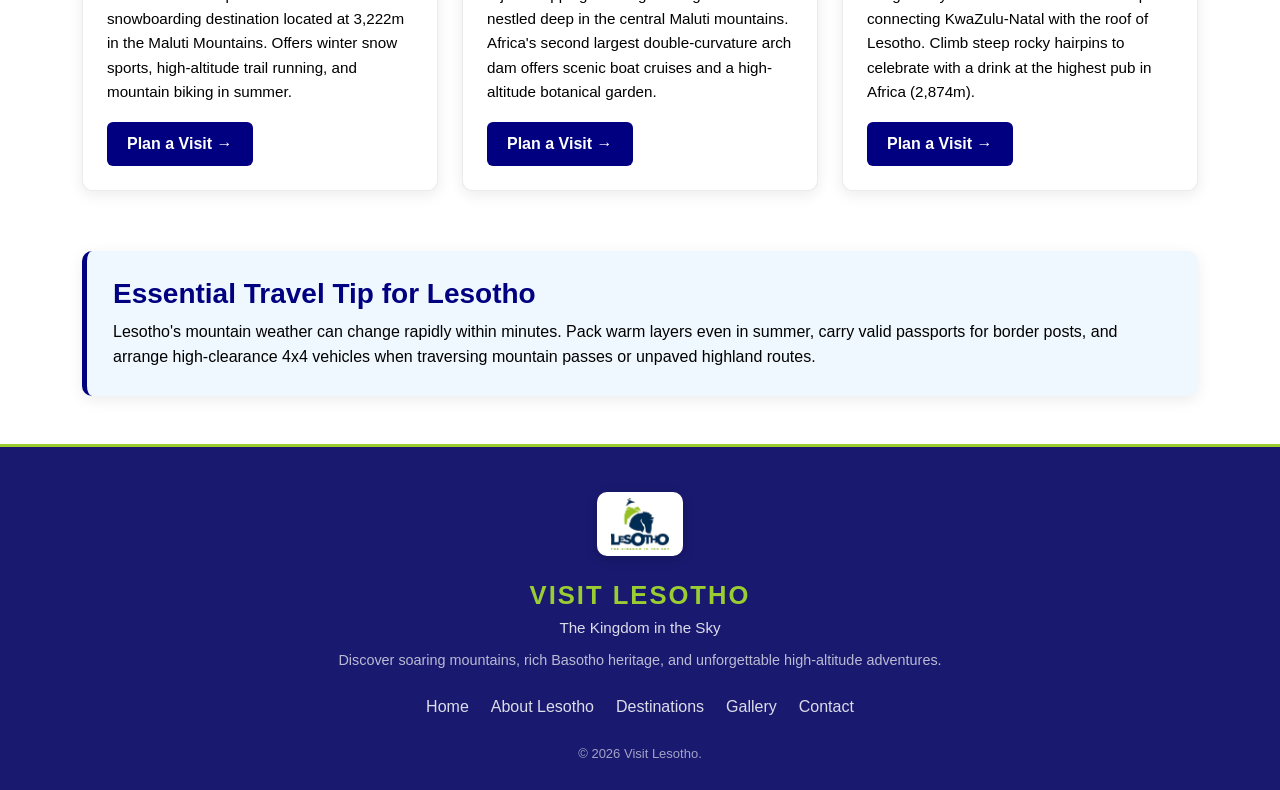
<file: destinations.html>
<!DOCTYPE html>
<html lang="en">
 <head>
  <meta charset="utf-8"/>
  <meta content="width=device-width, initial-scale=1.0" name="viewport"/>
  <title> Destinations | The Kingdom in the Sky </title>
  <link href="logo.webp" rel="icon" type="image/webp"/>
  <link href="https://cdn.jsdelivr.net/npm/bootstrap@5.3.3/dist/css/bootstrap.min.css" rel="stylesheet"/>
  <link href="style.css" rel="stylesheet"/>
 </head>
 <body>
  <header class="top-header">
   <div class="container">
    <div class="contact-info">
     <span><strong> Maseru, Kingdom of Lesotho </strong></span>
     <span><strong>+266 51654539 </strong></span>
     <span><strong>nkoelesole66@gmail.com</strong> </span>
    </div>
    <div class="logo">
     <a class="logo-badge" href="index.html" title="Visit Lesotho - The Kingdom in the Sky">
      <img alt="Lesotho - The Kingdom in the Sky" class="site-logo" src="logo.webp"/>
     </a>
    </div>
   </div>
  </header>
  <nav class="navbar navbar-expand-lg navbar-dark">
   <div class="container">
    <a class="navbar-brand" href="index.html">
     <img alt="Lesotho Logo" class="navbar-logo" src="logo.webp"/>
     <span>VISIT LESOTHO </span>
    </a>
    <button aria-controls="mainNavbar" aria-expanded="false" aria-label="Toggle navigation" class="navbar-toggler" data-bs-target="#mainNavbar" data-bs-toggle="collapse" type="button">
     <span class="navbar-toggler-icon">
     </span>
    </button>
    <div class="collapse navbar-collapse" id="mainNavbar">
     <ul class="navbar-nav me-auto">
      <li class="nav-item">
       <a class="nav-link" href="index.html">Home</a>
      </li>
      <li class="nav-item">
       <a class="nav-link" href="about.html">  About Lesotho </a>
      </li>
      <li class="nav-item">
       <a class="nav-link active" href="destinations.html"> Destinations </a>
      </li>
      <li class="nav-item">
       <a class="nav-link" href="gallery.html">Gallery </a>
      </li>
      <li class="nav-item">
       <a class="nav-link" href="contact.html"> Contact </a>
      </li>
     </ul>
     <button aria-label="Toggle dark and light display modes" class="btn theme-btn" id="themeToggle" type="button">Dark Mode </button>
    </div>
   </div>
  </nav>
  <main>
   <section class="destination-hero">
    <div class="hero-content">
     <h1> Explore Our Destinations </h1>
     <div class="heading-line">
     </div>
     <p class="lead-subtitle">
      From single-drop waterfalls to historic mountain plateaus and ski slopes, discover the wonders of the Kingdom in the Sky. </p>
    </div>
   </section>
   <section class="destination-section">
    <div class="container">
     <div class="text-center mb-5">
      <h2 class="section-title"> Places Worth Discovering</h2>
      <p class="text-muted" style="max-width: 650px; margin: 0 auto;"> Click "Plan a Visit" on any destination to automatically start a tailored travel enquiry. </p>
     </div>
     <div class="row g-4">
      <div class="col-md-6 col-lg-4" id="maletsunyane">
       <div class="destination-card">
        <img alt="Maletsunyane Falls plunging 192 meters near Semonkong in Lesotho" loading="lazy" src="maletsunyane.webp"/>
        <div class="card-body">
         <h3>Maletsunyane Falls</h3>
         <p> One of Southern Africa's highest single-drop waterfalls (192 meters) near Semonkong. Famous for misty rainbow gorges, pony trekking, and the world's longest commercially operated abseil. </p>
         <a class="btn" href="contact.html?destination=Maletsunyane%20Falls">Plan a Visit &rarr; </a>
        </div>
       </div>
      </div>
      <div class="col-md-6 col-lg-4" id="thaba-bosiu">
       <div class="destination-card">
        <img alt="Thaba Bosiu sandstone plateau and cultural village in Lesotho" loading="lazy" src="thaba bosiu.jpg"/>
        <div class="card-body">
         <h3>Thaba Bosiu </h3>
         <p>The sacred mountain stronghold and historic birthplace of the Basotho nation. Explore King Moshoeshoe I's ancient fortress, royal tombs, and the renowned cultural village.</p>
         <a class="btn" href="contact.html?destination=Thaba%20Bosiu">Plan a Visit &rarr;</a>
        </div>
       </div>
      </div>
      <div class="col-md-6 col-lg-4" id="sehlabathebe">
       <div class="destination-card">
        <img alt="Bizarre rock arches and wildflowers at Sehlabathebe National Park" loading="lazy" src="sehlabathebe.webp"/>
        <div class="card-body">
         <h3>Sehlabathebe National Park </h3>
         <p>Lesotho's oldest nature reserve and a UNESCO World Heritage site. Renowned for its rolling highland grasslands, sculpted rock arches, rare wildflowers, and San rock paintings. </p>
         <a class="btn" href="contact.html?destination=Sehlabathebe%20National%20Park"> Plan a Visit &rarr;
         </a>
        </div>
       </div>
      </div>
      <div class="col-md-6 col-lg-4" id="afriski">
       <div class="destination-card">
        <img alt="AfriSki Mountain Resort snowy ski slopes in the Maluti Mountains" loading="lazy" src="afriski.jpg"/>
        <div class="card-body">
         <h3>  AfriSki Mountain Resort </h3>
         <p>Southern Africa's premier ski and snowboarding destination located at 3,222m in the Maluti Mountains. Offers winter snow sports, high-altitude trail running, and mountain biking in summer. </p>
         <a class="btn" href="contact.html?destination=AfriSki%20Mountain%20Resort"> Plan a Visit &rarr;</a>
        </div>
       </div>
      </div>
      <div class="col-md-6 col-lg-4" id="katse-dam">
       <div class="destination-card">
        <img alt="Katse Dam curved concrete arch dam and blue alpine reservoir" loading="lazy" src="katsedam.webp"/>
        <div class="card-body">
         <h3>Katse Dam </h3>
         <p> A jaw-dropping civil engineering marvel nestled deep in the central Maluti mountains. Africa's second largest double-curvature arch dam offers scenic boat cruises and a high-altitude botanical garden.
         </p>
         <a class="btn" href="contact.html?destination=Katse%20Dam">  Plan a Visit &rarr;</a>
        </div>
       </div>
      </div>
      <div class="col-md-6 col-lg-4" id="sani-pass">
       <div class="destination-card">
        <img alt="Winding hairpin curves of Sani Pass climbing up to Lesotho" loading="lazy" src="sani.webp"/>
        <div class="card-body">
         <h3>Sani Pass</h3>
         <p> A legendary and dramatic 4x4 mountain pass connecting KwaZulu-Natal with the roof of Lesotho. Climb steep rocky hairpins to celebrate with a drink at the highest pub in Africa (2,874m). </p>
         <a class="btn" href="contact.html?destination=Sani%20Pass">Plan a Visit &rarr;</a>
        </div>
       </div>
      </div>
     </div>
    </div>
   </section>
   <section class="container mb-5">
    <div class="travel-tip">
     <h3>Essential Travel Tip for Lesotho </h3>
     <p class="mb-0"> Lesotho's mountain weather can change rapidly within minutes. Pack warm layers even in summer, carry valid passports for border posts, and arrange high-clearance 4x4 vehicles when traversing mountain passes or unpaved highland routes. </p>
    </div>
   </section>
  </main>
  <footer class="footer">
   <div class="container">
    <a class="footer-logo-wrap" href="index.html" title="Visit Lesotho">
     <img alt="Lesotho Tourism Logo" class="footer-logo" src="logo.webp"/>
    </a>
    <h3>VISIT LESOTHO</h3>
    <p class="footer-tagline">The Kingdom in the Sky</p>
    <p class="footer-desc">Discover soaring mountains, rich Basotho heritage, and unforgettable high-altitude adventures. </p>
    <div class="footer-links">
     <a href="index.html"> Home</a>
     <a href="about.html"> About Lesotho</a>
     <a href="destinations.html">  Destinations </a>
     <a href="gallery.html">Gallery</a>
     <a href="contact.html">  Contact</a>
    </div>
    <p class="copyright">  &copy; 2026 Visit Lesotho. </p>
   </div>
  </footer>
  <script src="https://cdn.jsdelivr.net/npm/bootstrap@5.3.3/dist/js/bootstrap.bundle.min.js"> </script>
  <script src="script.js"></script>
 </body>
</html>
</file>
<file: style.css>
body {
    --primary-color: navy;
    --primary-dark: midnightblue;
    --primary-light: steelblue;
    --accent-color: yellowgreen;
    --accent-hover: olivedrab;
    --accent-light: greenyellow;
    --text-color: black;
    --text-muted: gray;
    --bg-color: white;
    --bg-alt: whitesmoke;
    --card-bg: white;
    --card-border: rgba(0, 0, 0, 0.08);
    --input-bg: white;
    --input-border: silver;
    --info-box-bg: aliceblue;
    --info-box-border: navy;
    --shadow: 0 4px 15px rgba(0, 0, 0, 0.08);
    --shadow-hover: 0 8px 25px rgba(0, 0, 0, 0.15);
    --radius: 10px;
    --transition: all 0.3s ease;
}


body.dark-mode {
    --primary-color: midnightblue;
    --primary-dark: black;
    --primary-light: darkslateblue;
    --text-color: whitesmoke;
    --text-muted: slategray;
    --bg-color: black;
    --bg-alt: darkslategray;
    --card-bg: darkslategray;
    --card-border: rgba(255, 255, 255, 0.08);
    --input-bg: darkslategray;
    --input-border: slategray;
    --info-box-bg: darkslategray;
    --info-box-border: yellowgreen;
    --shadow: 0 4px 15px rgba(0, 0, 0, 0.4);
    --shadow-hover: 0 8px 25px rgba(0, 0, 0, 0.6);
}

* {
    box-sizing: border-box;
}

html {
    scroll-behavior: smooth;
}

body {
    margin: 0;
    font-family: -apple-system, BlinkMacSystemFont, "Segoe UI", Roboto, "Helvetica Neue", Arial, sans-serif;
    color: var(--text-color);
    background-color: var(--bg-color);
    line-height: 1.6;
    transition: background-color 0.3s ease, color 0.3s ease;
}

img {
    max-width: 100%;
    height: auto;
}

a {
    color: var(--primary-color);
    text-decoration: none;
    transition: var(--transition);
}

body.dark-mode a {
    color: var(--accent-light);
}

a:hover {
    color: var(--accent-color);
}


.top-header {
    background: var(--primary-color);
    color: white;
    padding: 16px 0;
    border-bottom: 1px solid rgba(255, 255, 255, 0.1);
}

.top-header .container {
    display: flex;
    justify-content: space-between;
    align-items: center;
    gap: 20px;
    flex-wrap: wrap;
}

.contact-info {
    display: flex;
    flex-direction: column;
    gap: 6px;
    font-size: 14px;
}

.contact-info span {
    display: inline-flex;
    align-items: center;
    gap: 8px;
    color: rgba(255, 255, 255, 0.9);
}

.logo {
    text-align: center;
}

.logo-badge {
    display: inline-flex;
    align-items: center;
    justify-content: center;
    background: white;
    padding: 6px 14px;
    border-radius: 12px;
    box-shadow: 0 4px 15px rgba(0, 0, 0, 0.2);
    transition: var(--transition);
    text-decoration: none;
}

.logo-badge:hover {
    transform: translateY(-2px);
    box-shadow: 0 6px 20px rgba(0, 0, 0, 0.3);
}

.site-logo {
    height: 72px;
    width: auto;
    object-fit: contain;
    display: block;
}

.logo h1 {
    font-size: 34px;
    font-weight: 800;
    margin: 0;
    letter-spacing: 3px;
    color: white;
}

.logo p {
    font-size: 11px;
    letter-spacing: 3px;
    color: var(--accent-color);
    margin: 0;
    font-weight: 600;
    text-transform: uppercase;
}


.navbar {
    background-color: var(--primary-dark) !important;
    padding: 12px 0;
    box-shadow: 0 2px 10px rgba(0, 0, 0, 0.15);
    position: sticky;
    top: 0;
    z-index: 1000;
}

.navbar-brand {
    font-weight: 800;
    letter-spacing: 1.5px;
    color: white !important;
    font-size: 1.25rem;
    display: inline-flex;
    align-items: center;
    gap: 10px;
}

.navbar-logo {
    height: 38px;
    width: auto;
    object-fit: contain;
    background: white;
    padding: 3px 6px;
    border-radius: 6px;
    box-shadow: 0 2px 6px rgba(0, 0, 0, 0.2);
    transition: transform 0.2s ease;
}

.navbar-brand:hover .navbar-logo {
    transform: scale(1.05);
}

.navbar .nav-link {
    color: rgba(255, 255, 255, 0.88) !important;
    margin-right: 12px;
    font-weight: 500;
    padding: 8px 14px;
    border-radius: 4px;
    transition: var(--transition);
}

.navbar .nav-link:hover {
    color: var(--accent-color) !important;
}

.navbar .nav-link.active {
    color: var(--accent-color) !important;
    font-weight: 700;
    border-bottom: 2px solid var(--accent-color);
}

.theme-btn {
    background: var(--accent-color);
    color: var(--primary-dark);
    font-weight: 700;
    border: none;
    padding: 8px 18px;
    border-radius: 20px;
    transition: var(--transition);
    cursor: pointer;
}

.theme-btn:hover {
    background: white;
    color: var(--primary-dark);
    transform: translateY(-2px);
    box-shadow: 0 4px 10px rgba(0, 0, 0, 0.15);
}

body.dark-mode .theme-btn {
    background: white;
    color: var(--primary-dark);
}

body.dark-mode .theme-btn:hover {
    background: var(--accent-color);
    color: var(--primary-dark);
}

.hero-section,
.home-hero,
.about-hero,
.destination-hero,
.gallery-hero,
.contact-hero {
    position: relative;
    background-size: cover;
    background-position: center;
    display: flex;
    align-items: center;
    justify-content: center;
    text-align: center;
    color: white;
    padding: 70px 20px;
}

.hero-section,
.home-hero {
    min-height: 520px;
    background-image: linear-gradient(rgba(5, 28, 58, 0.72), rgba(5, 28, 58, 0.72)), url('OIP (1).webp');
}

.about-hero {
    min-height: 380px;
    background-image: linear-gradient(rgba(5, 28, 58, 0.7), rgba(5, 28, 58, 0.7)), url('Lesotho.webp');
}

.destination-hero {
    min-height: 380px;
    background-image: linear-gradient(rgba(5, 28, 58, 0.7), rgba(5, 28, 58, 0.7)), url('R.jpg');
}

.gallery-hero {
    min-height: 340px;
    background-image: linear-gradient(rgba(5, 28, 58, 0.7), rgba(5, 28, 58, 0.7)), url('Mountain-landscape-in-Lesotho.jpg');
}

.contact-hero {
    min-height: 340px;
    background-image: linear-gradient(rgba(5, 28, 58, 0.7), rgba(5, 28, 58, 0.7)), url('avani.jpg');
}

.hero-content {
    max-width: 950px;
    z-index: 2;
}

.hero-section h1,
.hero-section h2,
.about-hero h1,
.destination-hero h1,
.gallery-hero h1,
.contact-hero h1 {
    font-size: clamp(2rem, 4.5vw, 3.4rem);
    font-weight: 800;
    line-height: 1.3;
    letter-spacing: 1px;
    color: white;
    text-shadow: 0 2px 8px rgba(0, 0, 0, 0.5);
}

.heading-line {
    width: 90px;
    height: 4px;
    background: var(--accent-color);
    margin: 22px auto;
    border-radius: 2px;
}

.hero-content p,
.lead-subtitle {
    font-size: clamp(1rem, 2vw, 1.2rem);
    line-height: 1.8;
    max-width: 750px;
    margin: 0 auto 25px;
    color: whitesmoke;
}

.explore-btn {
    background: var(--accent-color);
    color: var(--primary-dark);
    padding: 13px 32px;
    font-weight: 700;
    border-radius: 25px;
    transition: var(--transition);
    display: inline-block;
    border: none;
    box-shadow: 0 4px 15px rgba(0, 0, 0, 0.2);
}

.explore-btn:hover {
    background: white;
    color: var(--primary-dark);
    transform: translateY(-3px);
    box-shadow: 0 6px 20px rgba(0, 0, 0, 0.3);
}



.search-section {
    background: var(--bg-alt);
    padding: 40px 0;
    border-bottom: 1px solid var(--card-border);
    transition: var(--transition);
}

.search-section h2 {
    font-size: 36px;
    font-weight: 800;
    color: var(--primary-color);
    margin: 0;
}

body.dark-mode .search-section h2 {
    color: var(--accent-light);
}

.search-form {
    display: flex;
    gap: 0;
    box-shadow: var(--shadow);
    border-radius: 6px;
    overflow: hidden;
}

.search-form input {
    min-height: 54px;
    border-radius: 0;
    padding: 14px 20px;
    border: 1px solid var(--input-border);
    background-color: var(--input-bg);
    color: var(--text-color);
    font-size: 1rem;
}

.search-form input:focus {
    box-shadow: none;
    border-color: var(--accent-color);
    background-color: var(--input-bg);
    color: var(--text-color);
}

.search-btn {
    background: var(--accent-color);
    color: var(--primary-dark);
    font-weight: 700;
    min-width: 140px;
    border-radius: 0;
    border: none;
    transition: var(--transition);
}

.search-btn:hover {
    background: var(--accent-hover);
    color: var(--primary-dark);
}

#searchMessage {
    margin-top: 14px;
    margin-bottom: 0;
    font-size: 0.95rem;
}

.search-results-box {
    margin-top: 14px;
    display: flex;
    flex-wrap: wrap;
    gap: 10px;
    align-items: center;
}

.search-result-pill {
    display: inline-flex;
    align-items: center;
    gap: 6px;
    background: var(--primary-color);
    color: white;
    padding: 6px 14px;
    border-radius: 20px;
    font-size: 0.88rem;
    font-weight: 600;
    transition: var(--transition);
}

.search-result-pill:hover {
    background: var(--accent-color);
    color: var(--primary-dark);
    transform: translateY(-2px);
}

body.dark-mode .search-result-pill {
    background: var(--info-box-bg);
    border: 1px solid var(--accent-color);
    color: var(--accent-light);
}

body.dark-mode .search-result-pill:hover {
    background: var(--accent-color);
    color: var(--primary-dark);
}



.services-section {
    padding: 0;
}

.service-box {
    width: 25%;
}

@media (max-width: 900px) {
    .service-box {
        width: 50%;
    }
}

@media (max-width: 520px) {
    .service-box {
        width: 100%;
    }
}

.service-card {
    height: 440px;
    position: relative;
    overflow: hidden;
    background: var(--primary-color);
}

.service-card img {
    width: 100%;
    height: 100%;
    object-fit: cover;
    transition: transform 0.6s cubic-bezier(0.25, 0.46, 0.45, 0.94);
}

.service-card:hover img {
    transform: scale(1.1);
}

.service-overlay {
    position: absolute;
    inset: 0;
    background: linear-gradient(to top, rgba(0, 0, 0, 0.9) 0%, rgba(0, 0, 0, 0.4) 50%, transparent 100%);
    display: flex;
    flex-direction: column;
    justify-content: flex-end;
    padding: 28px;
    color: white;
}

.service-icon {
    position: absolute;
    top: 24px;
    left: 24px;
    width: 58px;
    height: 58px;
    border-radius: 50%;
    background: var(--accent-color);
    color: var(--primary-dark);
    display: flex;
    align-items: center;
    justify-content: center;
    font-size: 26px;
    box-shadow: 0 4px 10px rgba(0, 0, 0, 0.3);
}

.service-overlay h3 {
    font-size: 22px;
    font-weight: 700;
    margin-bottom: 8px;
    color: white;
}

.service-overlay p {
    font-size: 14px;
    line-height: 1.6;
    color: rgba(255, 255, 255, 0.9);
    margin-bottom: 14px;
}

.service-link {
    color: var(--accent-light);
    text-decoration: none;
    font-weight: 700;
    display: inline-flex;
    align-items: center;
    gap: 6px;
    transition: var(--transition);
}

.service-link:hover {
    color: white;
    transform: translateX(4px);
}


.welcome-section {
    padding: 75px 20px;
    text-align: center;
    background: var(--bg-alt);
    transition: var(--transition);
}

.welcome-section h2,
.section-title {
    font-size: clamp(1.8rem, 3vw, 2.4rem);
    color: var(--primary-color);
    font-weight: 800;
    margin-bottom: 18px;
}

body.dark-mode .welcome-section h2,
body.dark-mode .section-title {
    color: var(--accent-light);
}

.welcome-section p {
    max-width: 750px;
    margin: 0 auto 28px;
    line-height: 1.8;
    color: var(--text-color);
    font-size: 1.05rem;
}


.about-section {
    padding: 65px 20px;
}

.about-image {
    width: 100%;
    height: 380px;
    object-fit: cover;
    border-radius: var(--radius);
    box-shadow: var(--shadow);
}

.about-card {
    background: var(--card-bg);
    padding: 28px;
    border-radius: var(--radius);
    height: 100%;
    box-shadow: var(--shadow);
    border: 1px solid var(--card-border);
    transition: var(--transition);
}

.about-card:hover {
    transform: translateY(-6px);
    box-shadow: var(--shadow-hover);
}

.about-card h3 {
    color: var(--primary-color);
    font-weight: 700;
    margin-bottom: 14px;
}

body.dark-mode .about-card h3 {
    color: var(--accent-light);
}

.fast-fact-card {
    background: var(--card-bg);
    border-radius: var(--radius);
    padding: 22px;
    text-align: center;
    box-shadow: var(--shadow);
    border-top: 4px solid var(--accent-color);
    height: 100%;
    transition: var(--transition);
}

.fast-fact-card:hover {
    transform: translateY(-4px);
}

.fast-fact-icon {
    font-size: 2.2rem;
    margin-bottom: 10px;
}

.fast-fact-title {
    font-size: 1.1rem;
    font-weight: 700;
    color: var(--primary-color);
    margin-bottom: 6px;
}

body.dark-mode .fast-fact-title {
    color: var(--accent-light);
}



.destination-section {
    padding: 60px 20px;
}

.destination-card {
    height: 100%;
    background: var(--card-bg);
    border: 1px solid var(--card-border);
    border-radius: var(--radius);
    overflow: hidden;
    box-shadow: var(--shadow);
    transition: var(--transition);
    display: flex;
    flex-direction: column;
}

.destination-card:hover {
    transform: translateY(-6px);
    box-shadow: var(--shadow-hover);
}

.destination-card img {
    width: 100%;
    height: 230px;
    object-fit: cover;
    transition: transform 0.5s ease;
}

.destination-card:hover img {
    transform: scale(1.05);
}

.destination-card .card-body {
    padding: 24px;
    display: flex;
    flex-direction: column;
    flex-grow: 1;
}

.destination-card h3 {
    color: var(--primary-color);
    font-size: 1.35rem;
    font-weight: 700;
    margin-bottom: 10px;
}

body.dark-mode .destination-card h3 {
    color: var(--accent-light);
}

.destination-card p {
    color: var(--text-color);
    flex-grow: 1;
    font-size: 0.95rem;
    margin-bottom: 18px;
}

.destination-card .btn {
    background-color: var(--primary-color);
    color: white;
    border: none;
    font-weight: 600;
    padding: 10px 20px;
    border-radius: 6px;
    transition: var(--transition);
    align-self: flex-start;
}

.destination-card .btn:hover {
    background-color: var(--accent-color);
    color: var(--primary-dark);
}

body.dark-mode .destination-card .btn {
    background-color: var(--accent-color);
    color: var(--primary-dark);
}

body.dark-mode .destination-card .btn:hover {
    background-color: white;
    color: var(--primary-dark);
}

.travel-tip {
    background-color: var(--info-box-bg);
    border-left: 5px solid var(--info-box-border);
    padding: 26px;
    border-radius: var(--radius);
    box-shadow: var(--shadow);
    transition: var(--transition);
}

.travel-tip h3 {
    color: var(--primary-color);
    font-weight: 700;
    margin-bottom: 8px;
}

body.dark-mode .travel-tip h3 {
    color: var(--accent-light);
}



.gallery-section {
    padding: 60px 20px;
}

.filter-btn {
    border: 2px solid var(--primary-color);
    color: var(--primary-color);
    background: transparent;
    padding: 9px 22px;
    border-radius: 25px;
    margin: 4px;
    font-weight: 600;
    transition: var(--transition);
    cursor: pointer;
}

.filter-btn:hover,
.filter-btn.active {
    background: var(--primary-color);
    color: white;
    box-shadow: 0 4px 10px rgba(0, 0, 0, 0.15);
}

body.dark-mode .filter-btn {
    border-color: var(--accent-color);
    color: var(--accent-light);
}

body.dark-mode .filter-btn:hover,
body.dark-mode .filter-btn.active {
    background: var(--accent-color);
    color: var(--primary-dark);
}

.gallery-item {
    position: relative;
    overflow: hidden;
    border-radius: var(--radius);
    box-shadow: var(--shadow);
    cursor: pointer;
    background: var(--card-bg);
    border: 1px solid var(--card-border);
    transition: var(--transition);
}

.gallery-item:hover {
    transform: translateY(-5px);
    box-shadow: var(--shadow-hover);
}

.gallery-item img {
    width: 100%;
    height: 240px;
    object-fit: cover;
    display: block;
    transition: transform 0.5s ease;
}

.gallery-item:hover img {
    transform: scale(1.08);
}

.gallery-caption {
    padding: 16px 18px;
    background: var(--card-bg);
    transition: var(--transition);
}

.gallery-caption h3 {
    font-size: 1.15rem;
    font-weight: 700;
    color: var(--primary-color);
    margin-bottom: 4px;
}

body.dark-mode .gallery-caption h3 {
    color: var(--accent-light);
}

.gallery-caption p {
    margin: 0;
    color: var(--text-muted);
    font-size: 0.9rem;
}

/* MODAL STYLES */
.modal-content {
    background: midnightblue;
    color: white;
    border-radius: var(--radius);
    border: 1px solid rgba(255, 255, 255, 0.1);
    box-shadow: 0 10px 30px rgba(0, 0, 0, 0.6);
}

.modal-header {
    border-bottom: 1px solid rgba(255, 255, 255, 0.1);
}

.modal-image {
    width: 100%;
    max-height: 75vh;
    object-fit: contain;
    border-radius: 6px;
}


.contact-section {
    padding: 60px 20px;
}

.contact-card {
    background: var(--card-bg);
    padding: 32px;
    border-radius: var(--radius);
    box-shadow: var(--shadow);
    border: 1px solid var(--card-border);
    height: 100%;
    transition: var(--transition);
}

.contact-card h2 {
    color: var(--primary-color);
    font-weight: 800;
    margin-bottom: 22px;
    font-size: 1.7rem;
}

body.dark-mode .contact-card h2 {
    color: var(--accent-light);
}

.form-label {
    font-weight: 600;
    color: var(--text-color);
    margin-bottom: 6px;
}

.form-control,
.form-select {
    padding: 12px 14px;
    background-color: var(--input-bg);
    color: var(--text-color);
    border: 1px solid var(--input-border);
    border-radius: 6px;
    transition: var(--transition);
}

.form-control:focus,
.form-select:focus {
    border-color: var(--primary-color);
    box-shadow: 0 0 0 0.2rem rgba(11, 43, 80, 0.15);
    background-color: var(--input-bg);
    color: var(--text-color);
}

body.dark-mode .form-control:focus,
body.dark-mode .form-select:focus {
    border-color: var(--accent-color);
    box-shadow: 0 0 0 0.2rem rgba(155, 197, 27, 0.25);
}

.btn-custom {
    background-color: var(--primary-color);
    color: white;
    border: none;
    padding: 12px 28px;
    font-weight: 700;
    border-radius: 6px;
    transition: var(--transition);
    cursor: pointer;
}

.btn-custom:hover {
    background-color: var(--accent-color);
    color: var(--primary-dark);
    transform: translateY(-2px);
    box-shadow: 0 4px 12px rgba(0, 0, 0, 0.15);
}

body.dark-mode .btn-custom {
    background-color: var(--accent-color);
    color: var(--primary-dark);
}

body.dark-mode .btn-custom:hover {
    background-color: white;
    color: var(--primary-dark);
}

.info-box {
    background: var(--info-box-bg);
    border-left: 5px solid var(--info-box-border);
    padding: 20px;
    border-radius: 8px;
    margin-bottom: 18px;
    transition: var(--transition);
}

.info-box h3 {
    color: var(--primary-color);
    font-size: 1.15rem;
    font-weight: 700;
    margin-bottom: 6px;
}

body.dark-mode .info-box h3 {
    color: var(--accent-light);
}


.footer {
    background: var(--primary-dark);
    color: white;
    text-align: center;
    padding: 45px 20px 25px;
    border-top: 3px solid var(--accent-color);
}

.footer-logo-wrap {
    display: inline-block;
    margin-bottom: 16px;
    background: white;
    padding: 6px 14px;
    border-radius: 10px;
    box-shadow: 0 3px 12px rgba(0, 0, 0, 0.2);
    transition: var(--transition);
}

.footer-logo-wrap:hover {
    transform: translateY(-2px);
}

.footer-logo {
    height: 52px;
    width: auto;
    object-fit: contain;
    display: block;
}

.footer h3 {
    color: var(--accent-color);
    font-weight: 800;
    font-size: 1.6rem;
    letter-spacing: 2px;
    margin-bottom: 6px;
}

.footer-tagline {
    font-size: 0.95rem;
    color: rgba(255, 255, 255, 0.85);
    margin-bottom: 8px;
    font-weight: 500;
}

.footer-desc {
    max-width: 650px;
    margin: 0 auto 20px;
    color: rgba(255, 255, 255, 0.7);
    font-size: 0.9rem;
}

.footer-links {
    display: flex;
    justify-content: center;
    flex-wrap: wrap;
    gap: 22px;
    margin: 22px 0;
}

.footer-links a {
    color: rgba(255, 255, 255, 0.85);
    text-decoration: none;
    font-weight: 500;
    transition: var(--transition);
}

.footer-links a:hover {
    color: var(--accent-color);
}

.copyright {
    font-size: 13px;
    color: rgba(255, 255, 255, 0.6);
    margin-top: 25px;
    margin-bottom: 0;
}


@media (max-width: 768px) {
    .top-header .container {
        flex-direction: column;
        text-align: center;
    }

    .contact-info {
        align-items: center;
    }

    .logo {
        order: -1;
    }

    .site-logo {
        height: 58px;
    }

    .navbar-logo {
        height: 32px;
    }

    .footer-logo {
        height: 44px;
    }

    .hero-section {
        min-height: 440px;
    }

    .search-section h2 {
        font-size: 28px;
        text-align: center;
        margin-bottom: 16px;
    }

    .search-form {
        flex-direction: column;
        border-radius: 6px;
    }

    .search-btn {
        min-height: 48px;
        width: 100%;
    }

    .service-card {
        height: 380px;
    }

    .about-image {
        height: 260px;
    }

    .destination-card img {
        height: 200px;
    }

    .gallery-item img {
        height: 200px;
    }

    .contact-card {
        padding: 22px;
    }
}
</file>
